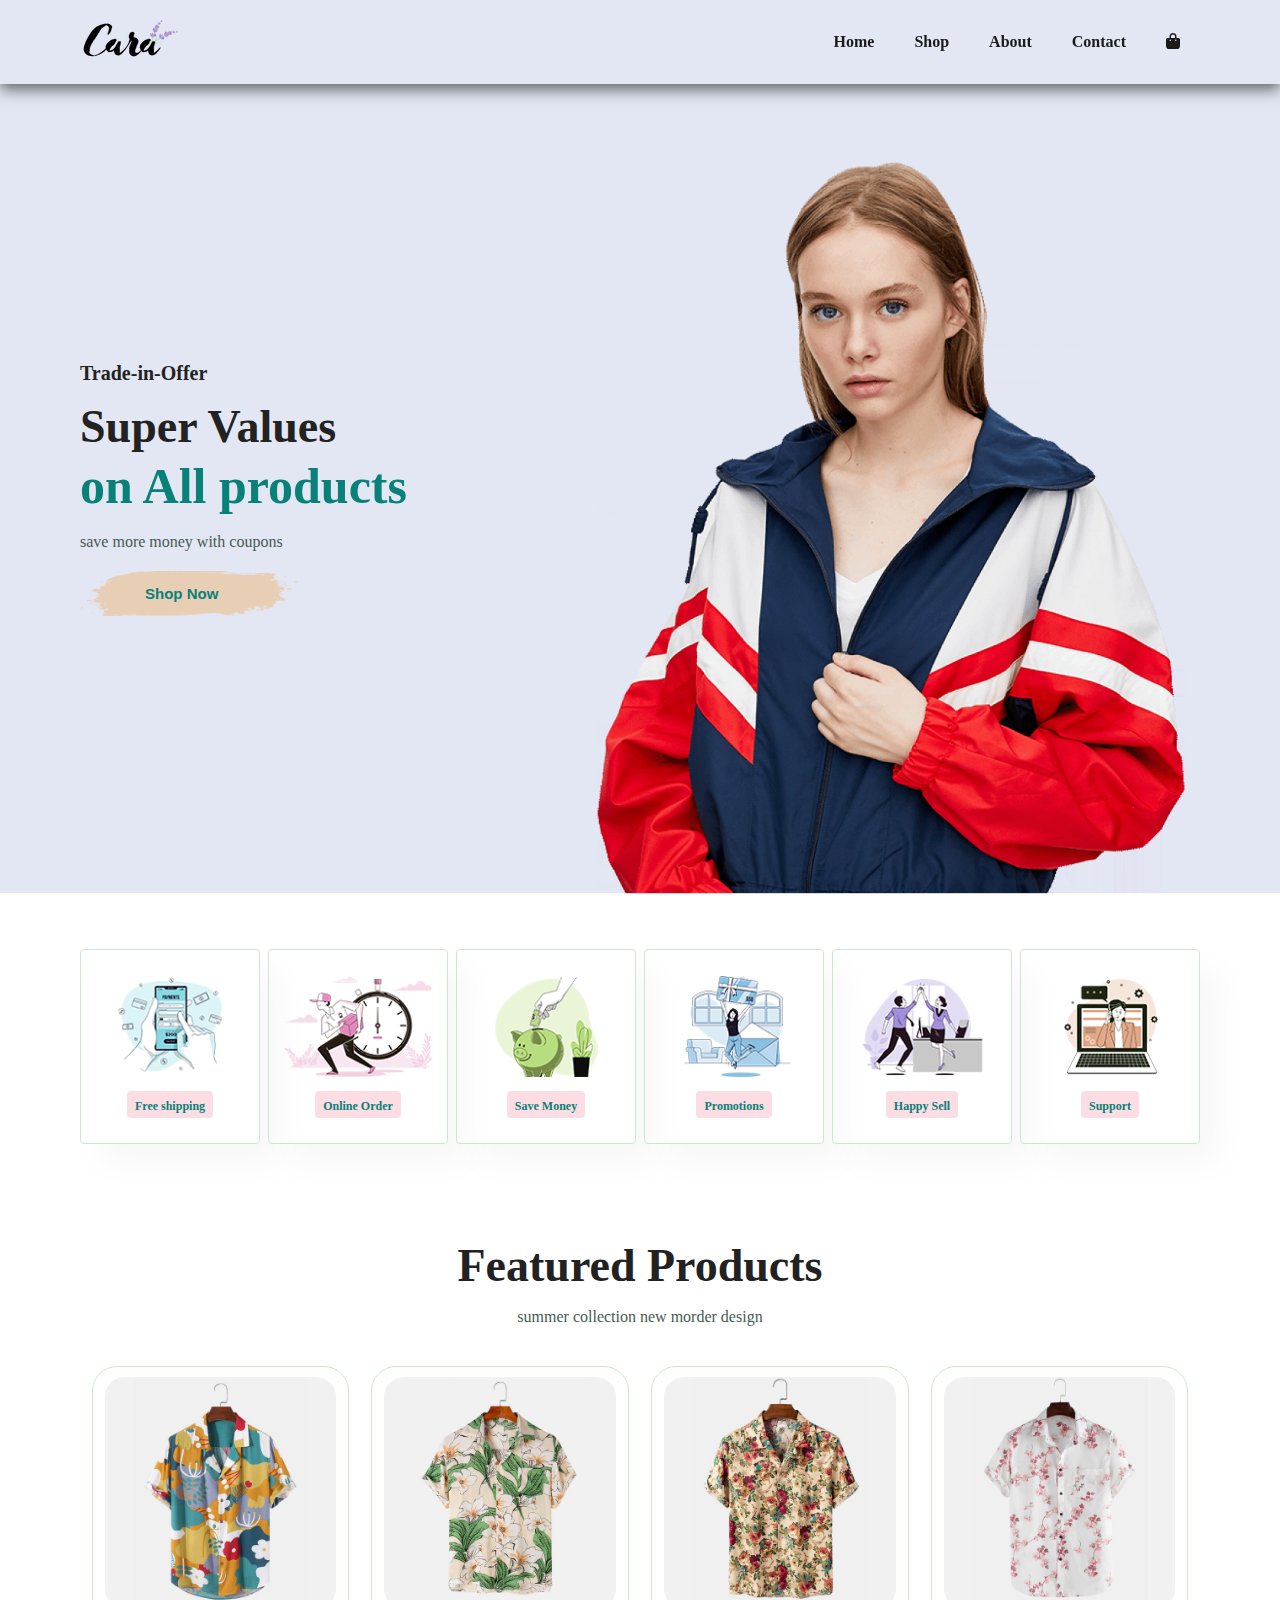
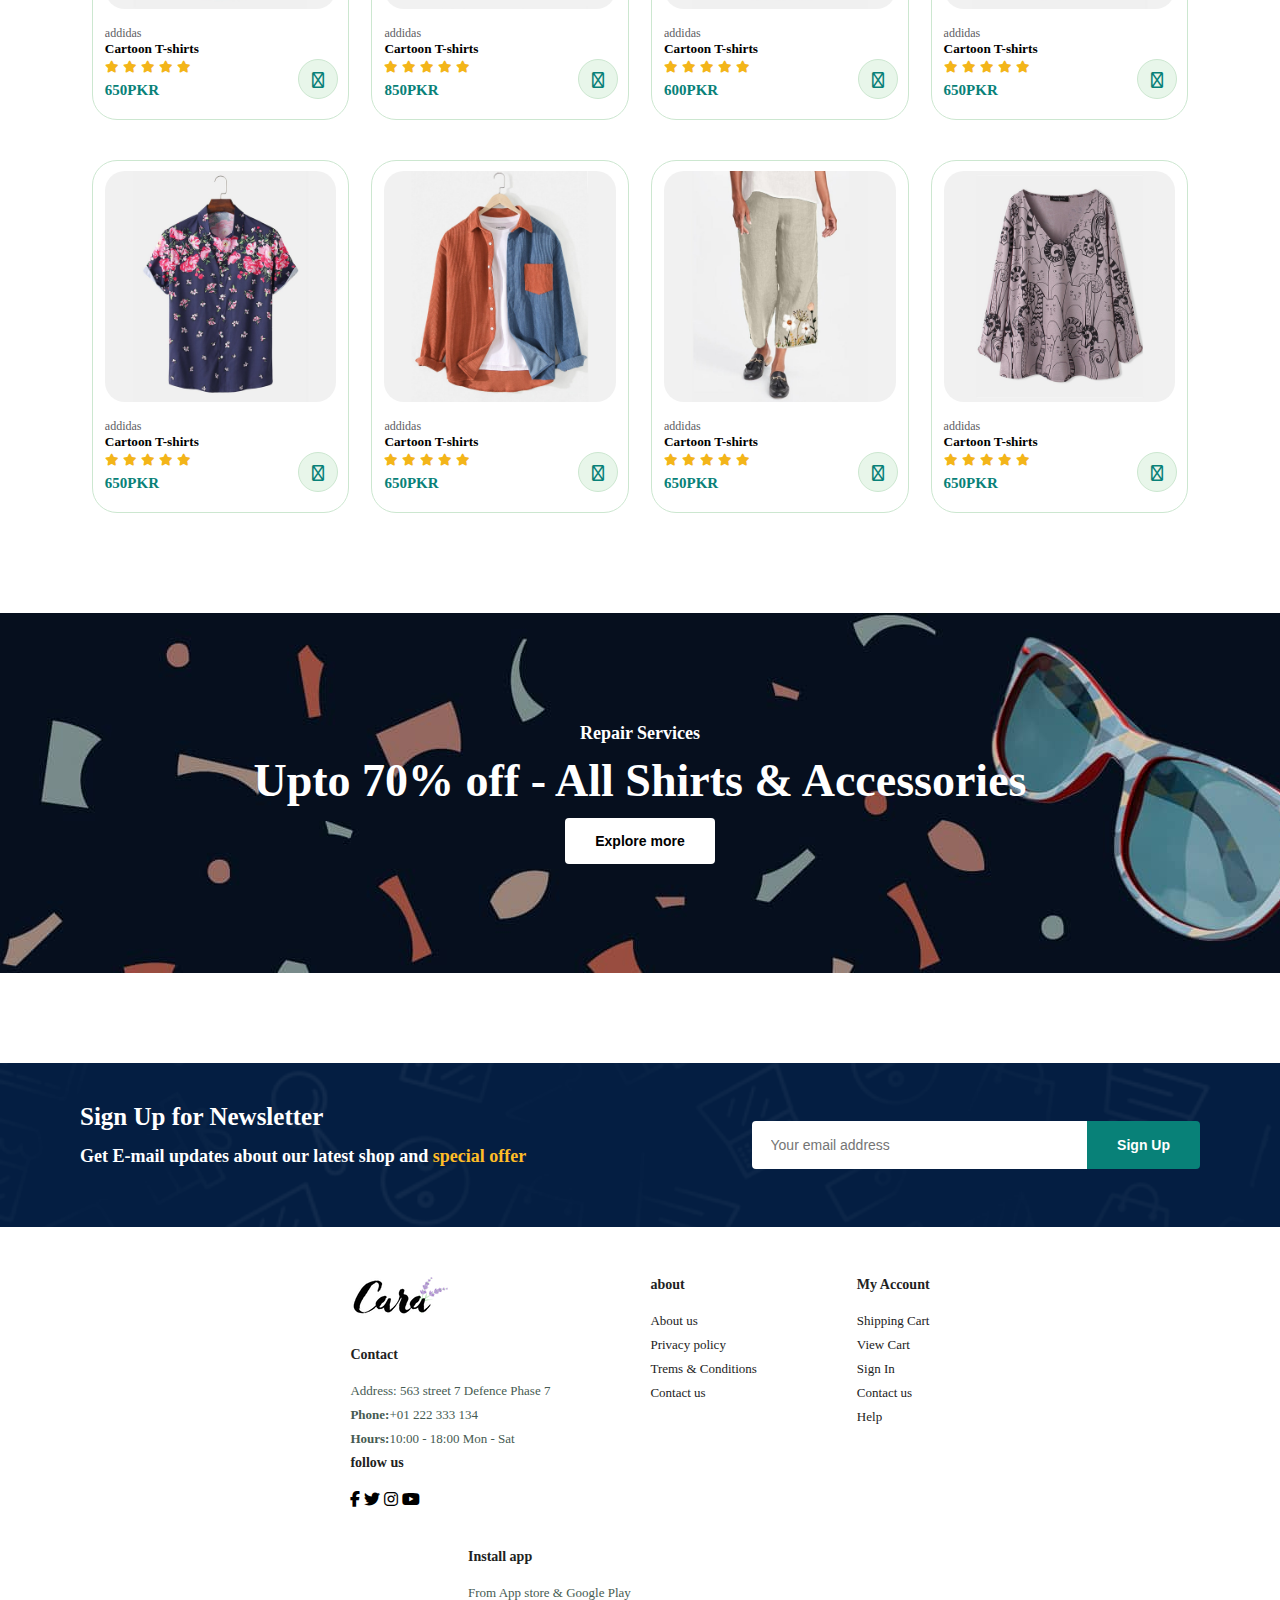
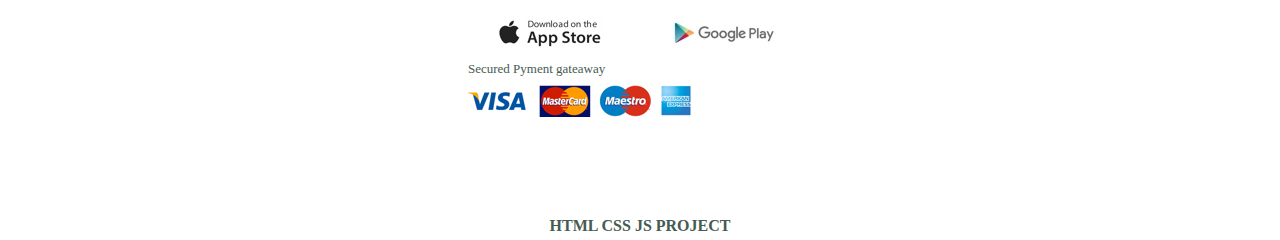
<file: index.html>
<!DOCTYPE html>
<html lang="en">
<head>
    <meta charset="UTF-8">
    <meta name="viewport" content="width=device-width, initial-scale=1.0">
    <link rel="stylesheet" href="https://cdnjs.cloudflare.com/ajax/libs/font-awesome/6.5.2/css/all.min.css">
    <link rel="stylesheet" href="style.css">
    <title>Document</title>
</head>
<body>
    <section id="header">
        <a href="#"><img src="img/logo.png" class="logo"alt=""></a>
        <div>
            <ul id="navbar">
                <li><a href="index.html">Home</a></li>
                <li><a href="shop.html">Shop</a></li>
                <li><a href="about.html">About</a></li>
                <li><a href="contact.html">Contact</a></li>
                <li id="lg-bag"><a href="cart.html"><i class="fa fa-shopping-bag" aria-hidden="true"></i></a></li>
                <a href="" id="close"><i class="fa fa-times"></i></a>

            </ul>
        </div>
        <div id="mobile">
            <a href="cart.html"><i class="fa fa-shopping-bag" aria-hidden="true"></i></a>
            <i id="bar" class="fas fa-outdent"></i>
        </div>
    </section>

    <section id="hero">
        <h4>Trade-in-Offer</h4>
        <h2>Super Values</h2>
        <h1>on All products</h6>
        <p>save more money with coupons</p>
        <button>Shop Now</button>
    </section>

    <section id="feature" class="section-p1">
        <div class="fe-box">
          <img src="img/features/f1.png" alt="">
          <h6>Free shipping</h6>
        </div>
        <div class="fe-box">
            <img src="img/features/f2.png" alt="">
            <h6>Online Order</h6>
          </div>
          <div class="fe-box">
            <img src="img/features/f3.png" alt="">
            <h6>Save Money</h6>
          </div>
          <div class="fe-box">
            <img src="img/features/f4.png" alt="">
            <h6>Promotions</h6>
          </div>
          <div class="fe-box">
            <img src="img/features/f5.png" alt="">
            <h6>Happy Sell</h6>
          </div>
          <div class="fe-box">
            <img src="img/features/f6.png" alt="">
            <h6>Support</h6>
          </div>
    </section>

    <section id="product1" class="section-p1">
        <h2>Featured Products</h2>
        <p>summer collection new morder design</p>
        <div class="pro-container">
        <div class="pro">
            <img src="img/products/f1.jpg" alt="">
            <div class="des">
                <span>addidas</span>
                <h5>Cartoon T-shirts</h5>
                <div class="star">
                    <i class="fas fa-star"></i>
                    <i class="fas fa-star"></i>
                    <i class="fas fa-star"></i>
                    <i class="fas fa-star"></i>
                    <i class="fas fa-star"></i>
                </div>
                <h4>650PKR</h4>
            </div>
            <a href=""><i class="fa-solid fa-cart-shopping" id="cart"></i></a>
        </div>
        <div class="pro">
            <img src="img/products/f2.jpg" alt="">
            <div class="des">
                <span>addidas</span>
                <h5>Cartoon T-shirts</h5>
                <div class="star">
                    <i class="fas fa-star"></i>
                    <i class="fas fa-star"></i>
                    <i class="fas fa-star"></i>
                    <i class="fas fa-star"></i>
                    <i class="fas fa-star"></i>
                </div>
                <h4>850PKR</h4>
            </div>
            <a href=""><i class="fa-solid fa-cart-shopping" id="cart"></i></a>
        </div>
        <div class="pro">
            <img src="img/products/f3.jpg" alt="">
            <div class="des">
                <span>addidas</span>
                <h5>Cartoon T-shirts</h5>
                <div class="star">
                    <i class="fas fa-star"></i>
                    <i class="fas fa-star"></i>
                    <i class="fas fa-star"></i>
                    <i class="fas fa-star"></i>
                    <i class="fas fa-star"></i>
                </div>
                <h4>600PKR</h4>
            </div>
            <a href=""><i class="fa-solid fa-cart-shopping" id="cart"></i></a>
        </div>
        <div class="pro">
            <img src="img/products/f4.jpg" alt="">
            <div class="des">
                <span>addidas</span>
                <h5>Cartoon T-shirts</h5>
                <div class="star">
                    <i class="fas fa-star"></i>
                    <i class="fas fa-star"></i>
                    <i class="fas fa-star"></i>
                    <i class="fas fa-star"></i>
                    <i class="fas fa-star"></i>
                </div>
                <h4>650PKR</h4>
            </div>
            <a href=""><i class="fa-solid fa-cart-shopping" id="cart"></i></a>
        </div>
        <div class="pro">
            <img src="img/products/f5.jpg" alt="">
            <div class="des">
                <span>addidas</span>
                <h5>Cartoon T-shirts</h5>
                <div class="star">
                    <i class="fas fa-star"></i>
                    <i class="fas fa-star"></i>
                    <i class="fas fa-star"></i>
                    <i class="fas fa-star"></i>
                    <i class="fas fa-star"></i>
                </div>
                <h4>650PKR</h4>
            </div>
            <a href=""><i class="fa-solid fa-cart-shopping" id="cart"></i></a>
        </div>
        <div class="pro">
            <img src="img/products/f6.jpg" alt="">
            <div class="des">
                <span>addidas</span>
                <h5>Cartoon T-shirts</h5>
                <div class="star">
                    <i class="fas fa-star"></i>
                    <i class="fas fa-star"></i>
                    <i class="fas fa-star"></i>
                    <i class="fas fa-star"></i>
                    <i class="fas fa-star"></i>
                </div>
                <h4>650PKR</h4>
            </div>
            <a href=""><i class="fa-solid fa-cart-shopping" id="cart"></i></a>
        </div>
        <div class="pro">
            <img src="img/products/f7.jpg" alt="">
            <div class="des">
                <span>addidas</span>
                <h5>Cartoon T-shirts</h5>
                <div class="star">
                    <i class="fas fa-star"></i>
                    <i class="fas fa-star"></i>
                    <i class="fas fa-star"></i>
                    <i class="fas fa-star"></i>
                    <i class="fas fa-star"></i>
                </div>
                <h4>650PKR</h4>
            </div>
            <a href=""><i class="fa-solid fa-cart-shopping" id="cart"></i></a>
        </div>
        <div class="pro">
            <img src="img/products/f8.jpg" alt="">
            <div class="des">
                <span>addidas</span>
                <h5>Cartoon T-shirts</h5>
                <div class="star">
                    <i class="fas fa-star"></i>
                    <i class="fas fa-star"></i>
                    <i class="fas fa-star"></i>
                    <i class="fas fa-star"></i>
                    <i class="fas fa-star"></i>
                </div>
                <h4>650PKR</h4>
            </div>
            <a href=""><i class="fa-solid fa-cart-shopping" id="cart"></i></a>
        </div>
        </div>

    </section>

    <section id="banner" class="section-m1">
        <h4>Repair Services</h4>
        <h2>Upto 70% off - All Shirts & Accessories</h2>
        <button class="normal">Explore more</button>
    </section>

    <section id="newsletter" class="section-p1" class="section-m1">
        <div id="newstext">
            <h4>Sign Up for Newsletter</h4>
            <p>Get E-mail updates about our latest shop and <span>special offer</span></p>
        </div>
        <div class="form">
            <input type="text" placeholder="Your email address">
            <button class="normal">Sign Up</button>
        </div>
    </section>

    <section id="footer" class="section-p1" class="section-m1">
      <div class="col">
        <img class="logo" src="img/logo.png" alt="">
        <h4>Contact</h4>
        <p>Address: 563 street 7 Defence Phase 7</p>
        <p><strong>Phone:</strong>+01 222 333 134</p>
        <p><strong>Hours:</strong>10:00 - 18:00 Mon - Sat</p>
        <div class="follow">
            <h4>follow us</h4>
            <div class="icon">
                <i class="fab fa-facebook-f"></i>
                <i class="fab fa-twitter"></i>
                <i class="fab fa-instagram"></i>
                <i class="fab fa-youtube"></i>
            </div>
        </div>
      </div>

      <div class="col">
        <h4>about</h4>
        <a href="#">About us</a>
        <a href="">Privacy policy</a>
        <a href="">Trems & Conditions</a>
        <a href="">Contact us</a>
      </div>

      <div class="col">
        <h4>My Account</h4>
        <a href="#">Shipping Cart</a>
        <a href="">View Cart</a>
        <a href="">Sign In</a>
        <a href="">Contact us</a>
        <a href="">Help</a>
      </div>

      <div class="col install">
        <h4>Install app</h4>
        <p>From App store & Google Play</p>
        <div class="row">
            <img src="img/pay/app.jpg" alt="">
            <img src="img/pay/play.jpg" alt="">
        </div>
        <p>Secured Pyment gateaway</p>
        <img src="img/pay/pay.png" alt="">
      </div>
    </section>

    <div class="copyright">
        <p>HTML CSS JS PROJECT</p>
      </div>


    <script src="script.js"></script>
</body>
</html>
</file>
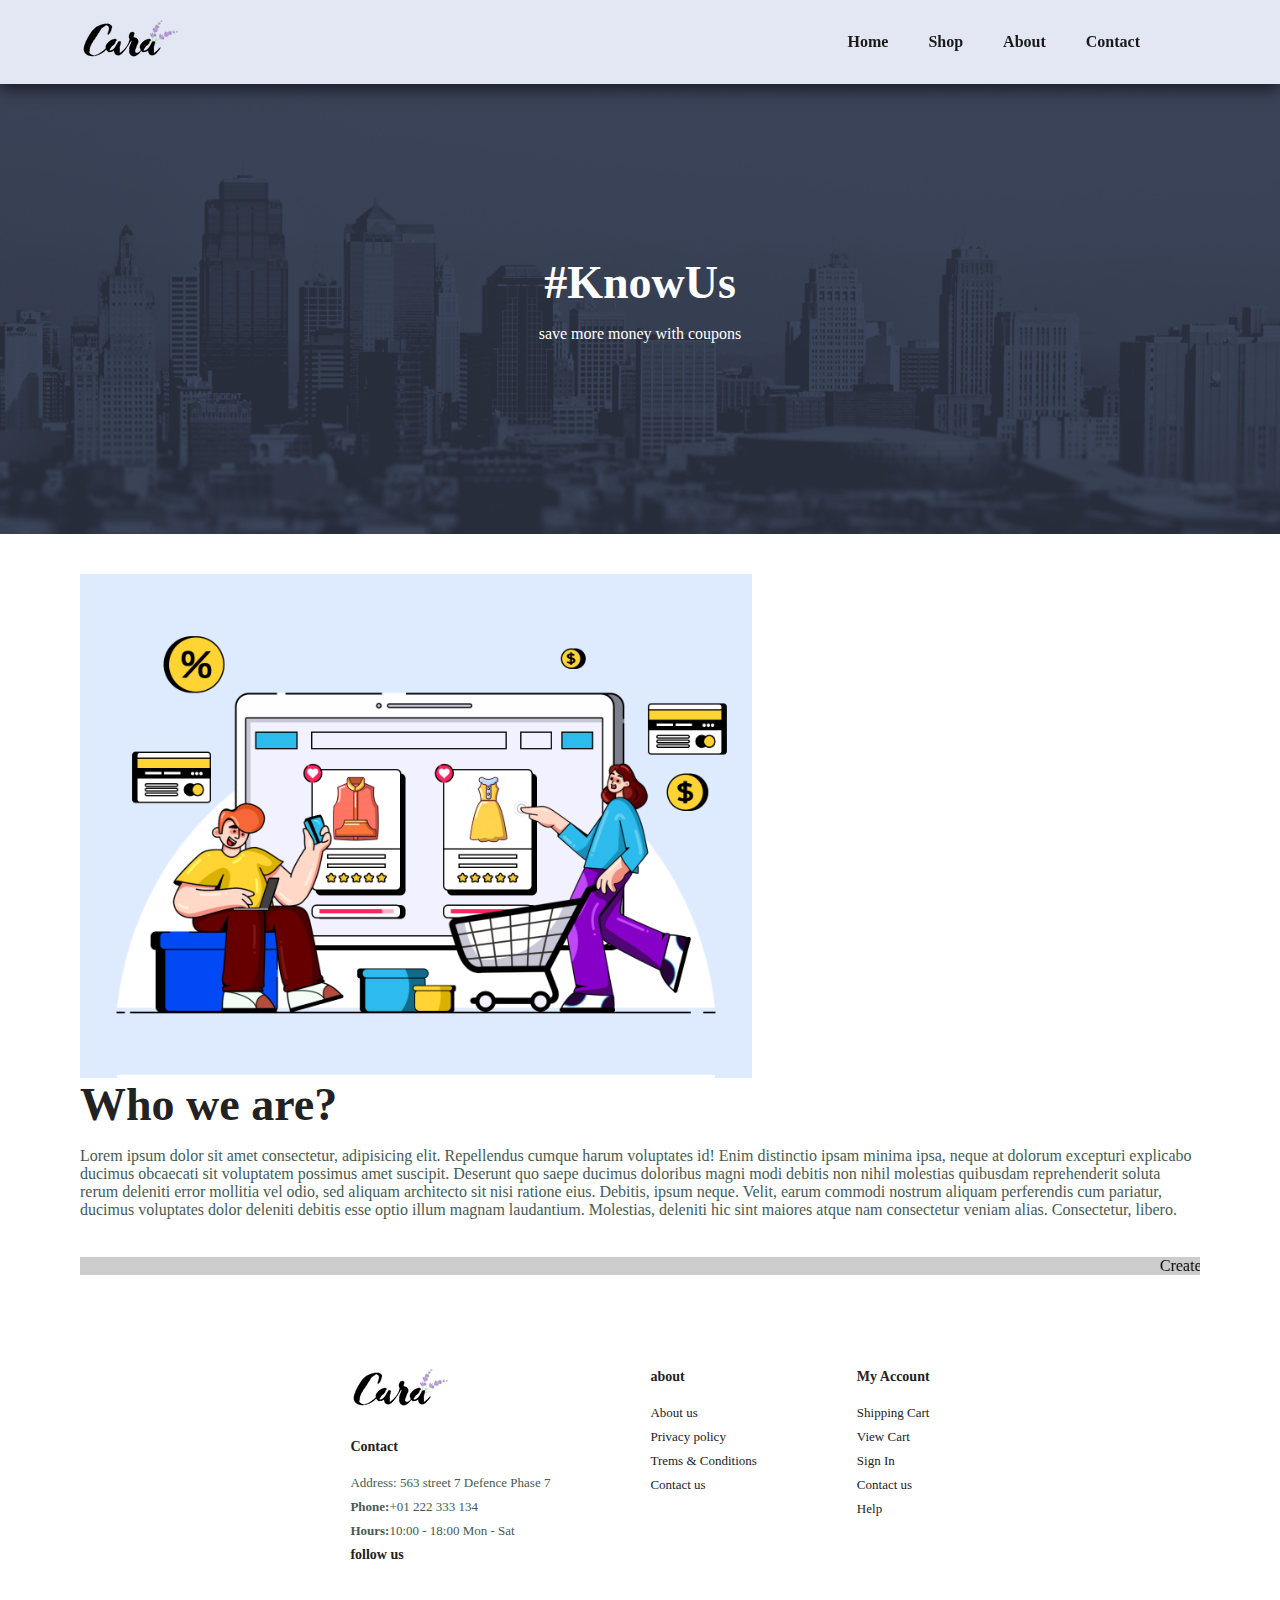
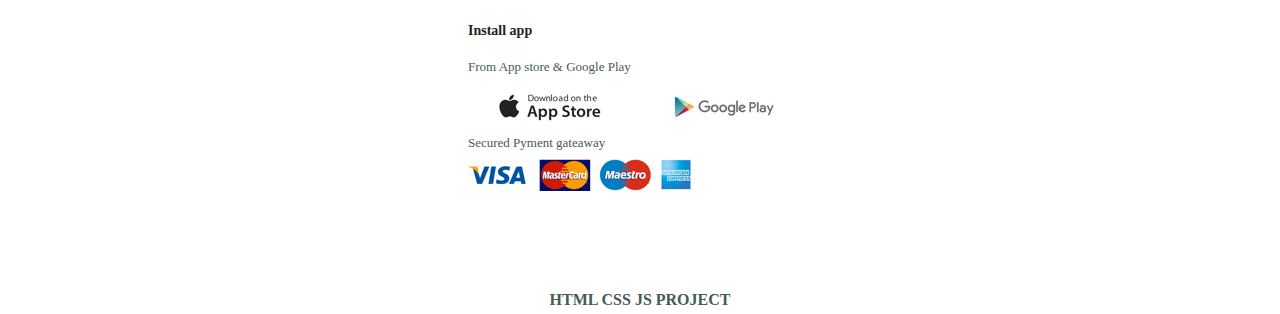
<file: about.html>
<!DOCTYPE html>
<html lang="en">
<head>
    <meta charset="UTF-8">
    <meta name="viewport" content="width=device-width, initial-scale=1.0">
    <title>Document</title>
    <link rel="stylesheet" href="style.css">
</head>
<body>
    <section id="header">
        <a href="#"><img src="img/logo.png" class="logo"alt=""></a>
        <div>
            <ul id="navbar">
                <li><a href="index.html">Home</a></li>
                <li><a href="shop.html">Shop</a></li>
                <li><a href="about.html">About</a></li>
                <li><a href="contact.html">Contact</a></li>
                <li id="lg-bag"><a href="cart.html"><i class="fa fa-shopping-bag" aria-hidden="true"></i></a></li>
                <a href="#" id="close"><i class="fa fa-times"></i></a>
            </ul>
        </div>
        <div id="mobile">
            <a href="cart.html"><i class="fa fa-shopping-bag" aria-hidden="true"></i></a>
            <i id="bar" class="fas fa-outdent"></i>
        </div>
    </section>

    <section id="page-header" class="about-header">
        <h2>#KnowUs</h2>
        <p>save more money with coupons</p>
    </section>

    <section id="about-head" class="section-p1" class="section-m1">
        <img src="img/about/a6.jpg" alt="">
        <div>
            <h2>Who we are?</h2>
            <p>Lorem ipsum dolor sit amet consectetur, adipisicing elit. Repellendus cumque harum voluptates id! Enim distinctio ipsam minima ipsa, neque at dolorum excepturi explicabo ducimus obcaecati sit voluptatem possimus amet suscipit.
            Deserunt quo saepe ducimus doloribus magni modi debitis non nihil molestias quibusdam reprehenderit soluta rerum deleniti error mollitia vel odio, sed aliquam architecto sit nisi ratione eius. Debitis, ipsum neque.
            Velit, earum commodi nostrum aliquam perferendis cum pariatur, ducimus voluptates dolor deleniti debitis esse optio illum magnam laudantium. Molestias, deleniti hic sint maiores atque nam consectetur veniam alias. Consectetur, libero.</p>

            <br>
           <marquee bgcolor="#ccc" scrollamount="5" width="100%" loop="-1">Create stunning website using html css and javascript</marquee>
        </div>
    </section>

    <section id="footer" class="section-p1" class="section-m1">
        <div class="col">
          <img class="logo" src="img/logo.png" alt="">
          <h4>Contact</h4>
          <p>Address: 563 street 7 Defence Phase 7</p>
          <p><strong>Phone:</strong>+01 222 333 134</p>
          <p><strong>Hours:</strong>10:00 - 18:00 Mon - Sat</p>
          <div class="follow">
              <h4>follow us</h4>
              <div class="icon">
                  <i class="fab fa-facebook-f"></i>
                  <i class="fab fa-twitter"></i>
                  <i class="fab fa-instagram"></i>
                  <i class="fab fa-youtube"></i>
              </div>
          </div>
        </div>
  
        <div class="col">
          <h4>about</h4>
          <a href="#">About us</a>
          <a href="">Privacy policy</a>
          <a href="">Trems & Conditions</a>
          <a href="">Contact us</a>
        </div>
  
        <div class="col">
          <h4>My Account</h4>
          <a href="#">Shipping Cart</a>
          <a href="">View Cart</a>
          <a href="">Sign In</a>
          <a href="">Contact us</a>
          <a href="">Help</a>
        </div>
  
        <div class="col install">
          <h4>Install app</h4>
          <p>From App store & Google Play</p>
          <div class="row">
              <img src="img/pay/app.jpg" alt="">
              <img src="img/pay/play.jpg" alt="">
          </div>
          <p>Secured Pyment gateaway</p>
          <img src="img/pay/pay.png" alt="">
        </div>
      </section>
  
      <div class="copyright">
          <p>HTML CSS JS PROJECT</p>
        </div>
</body>
</html>
</file>
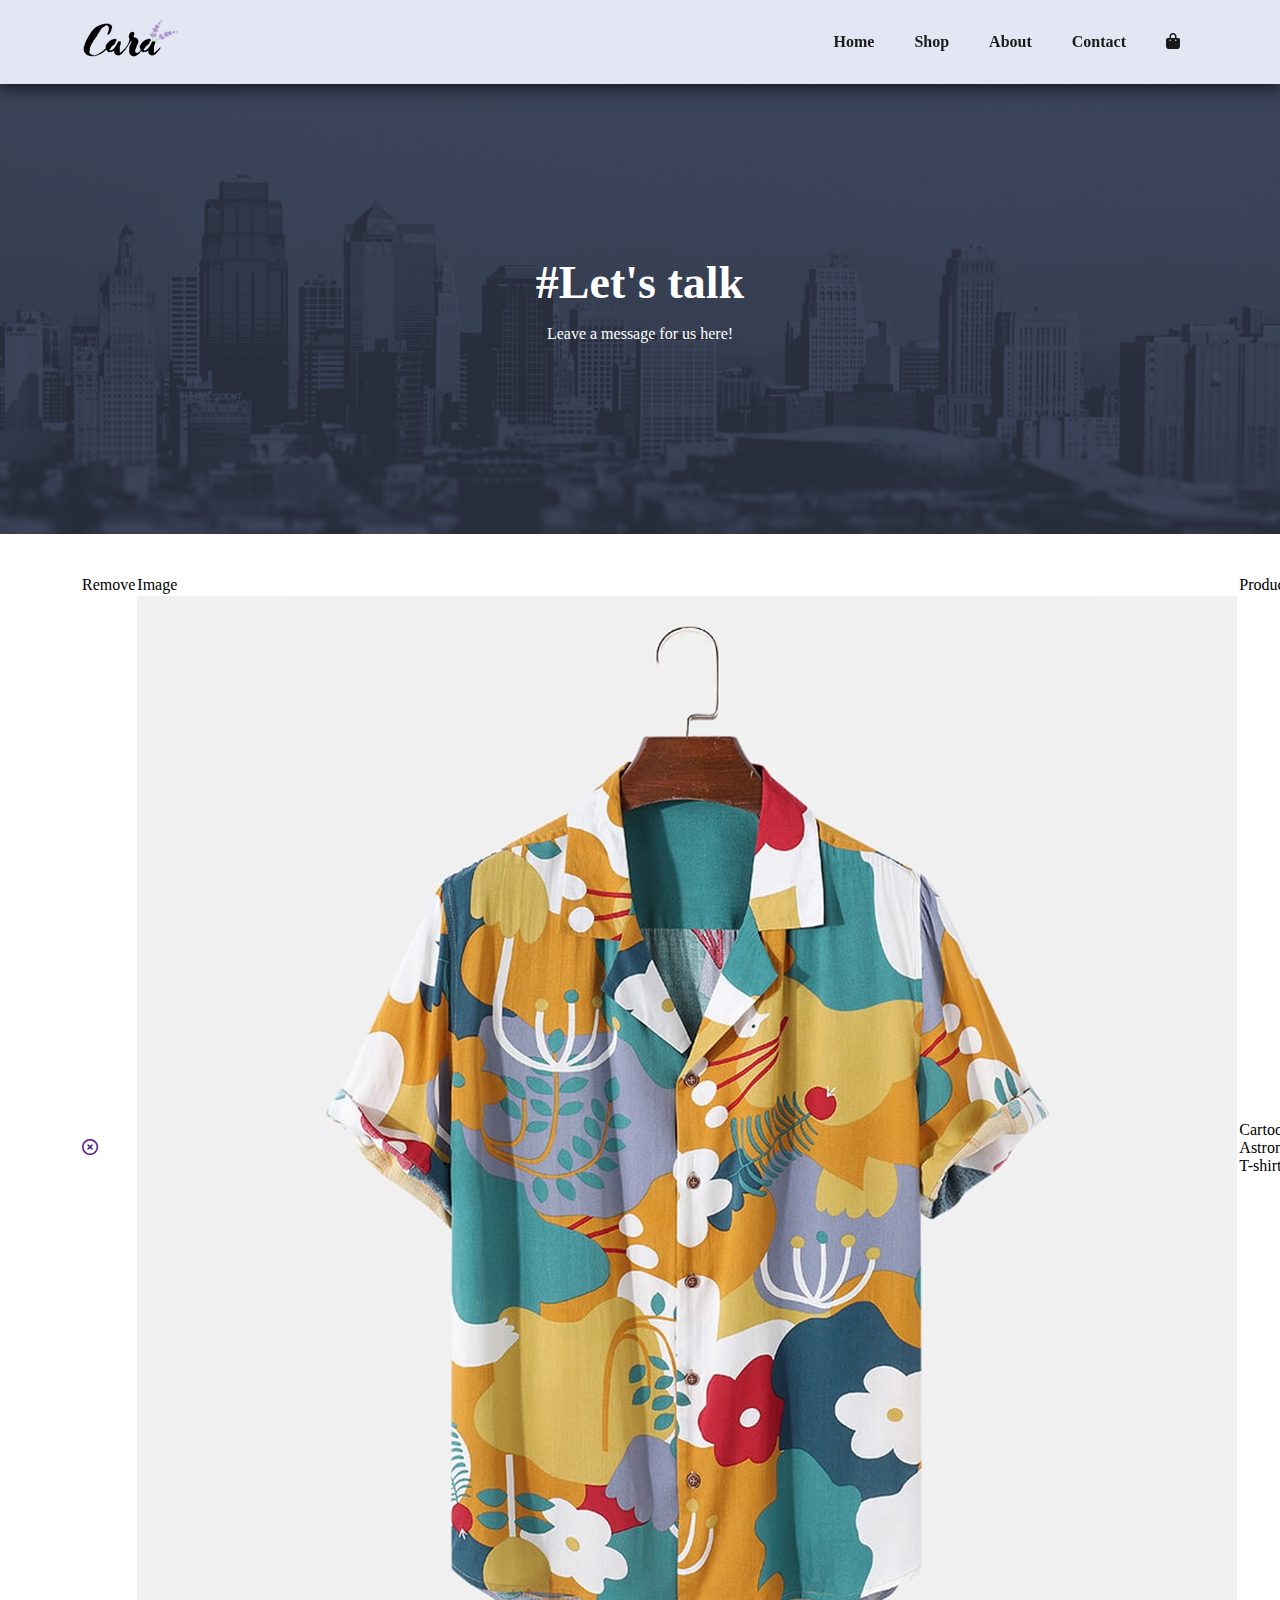
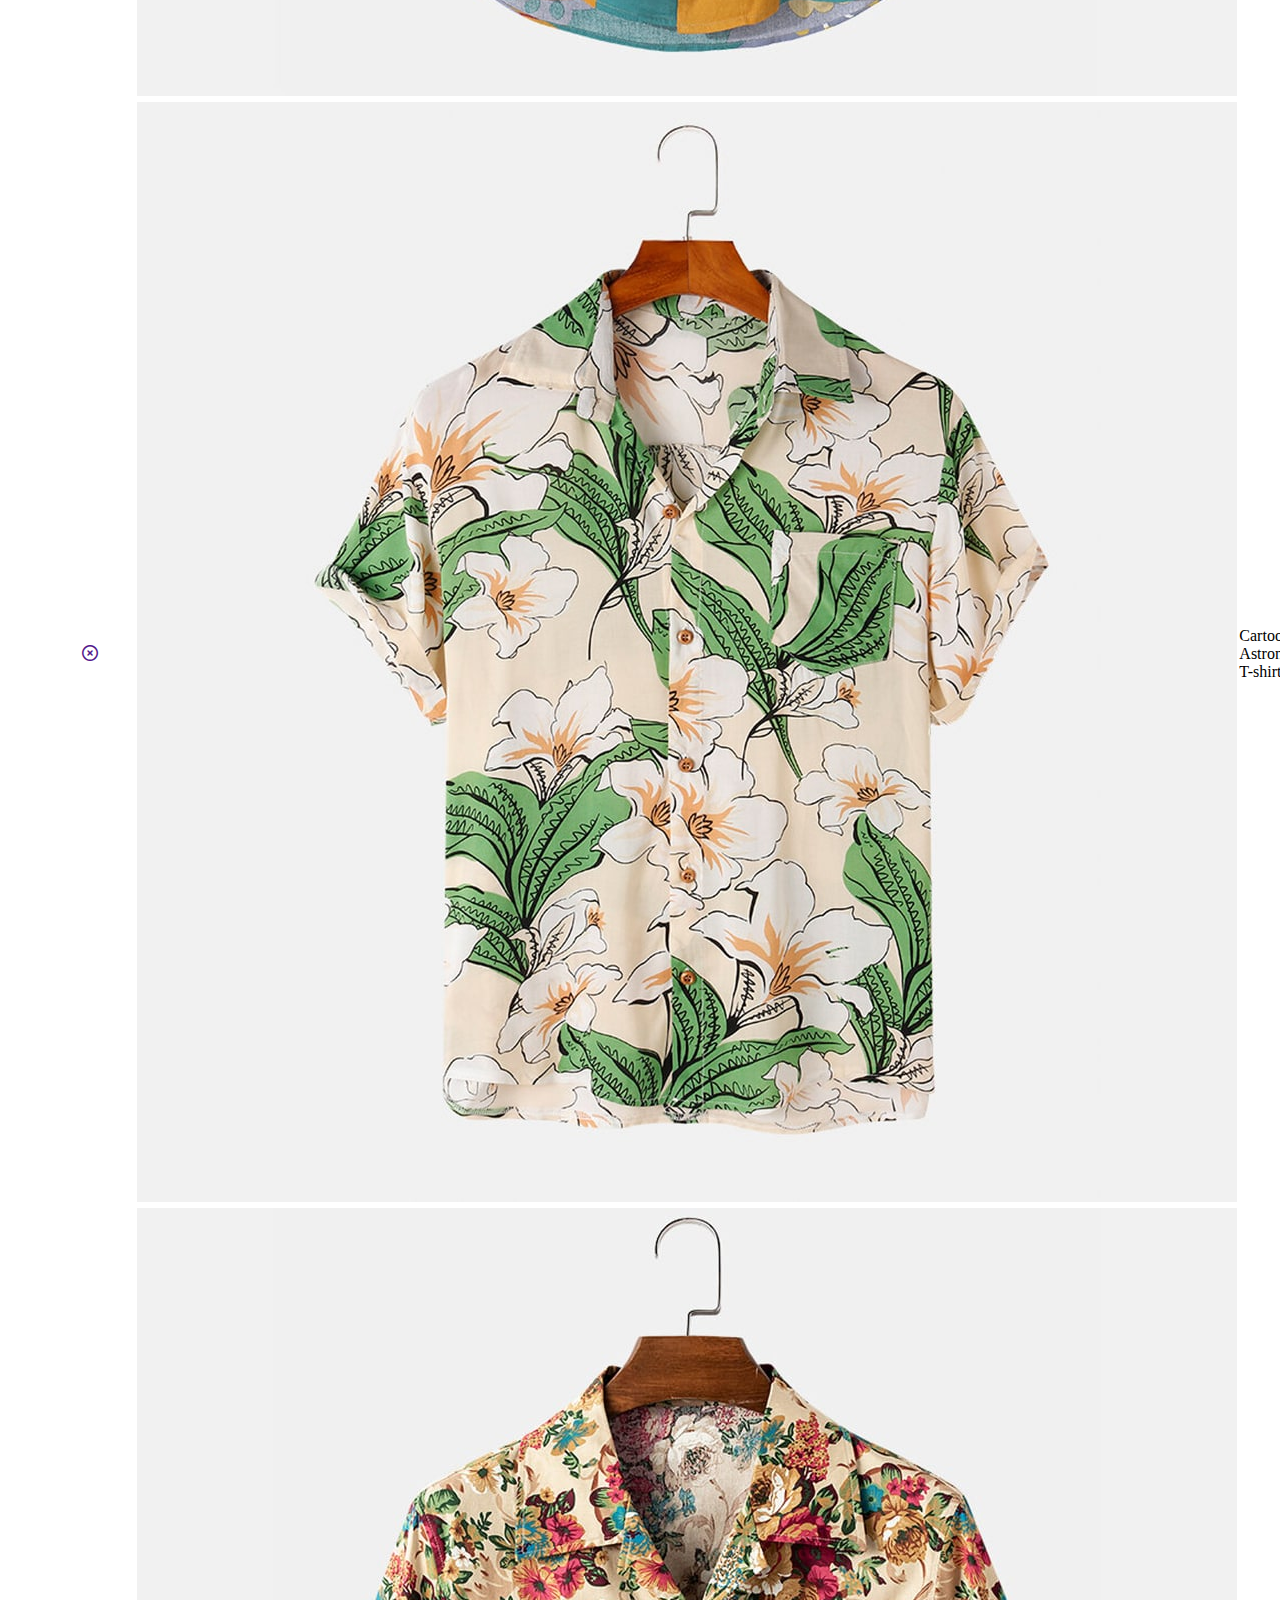
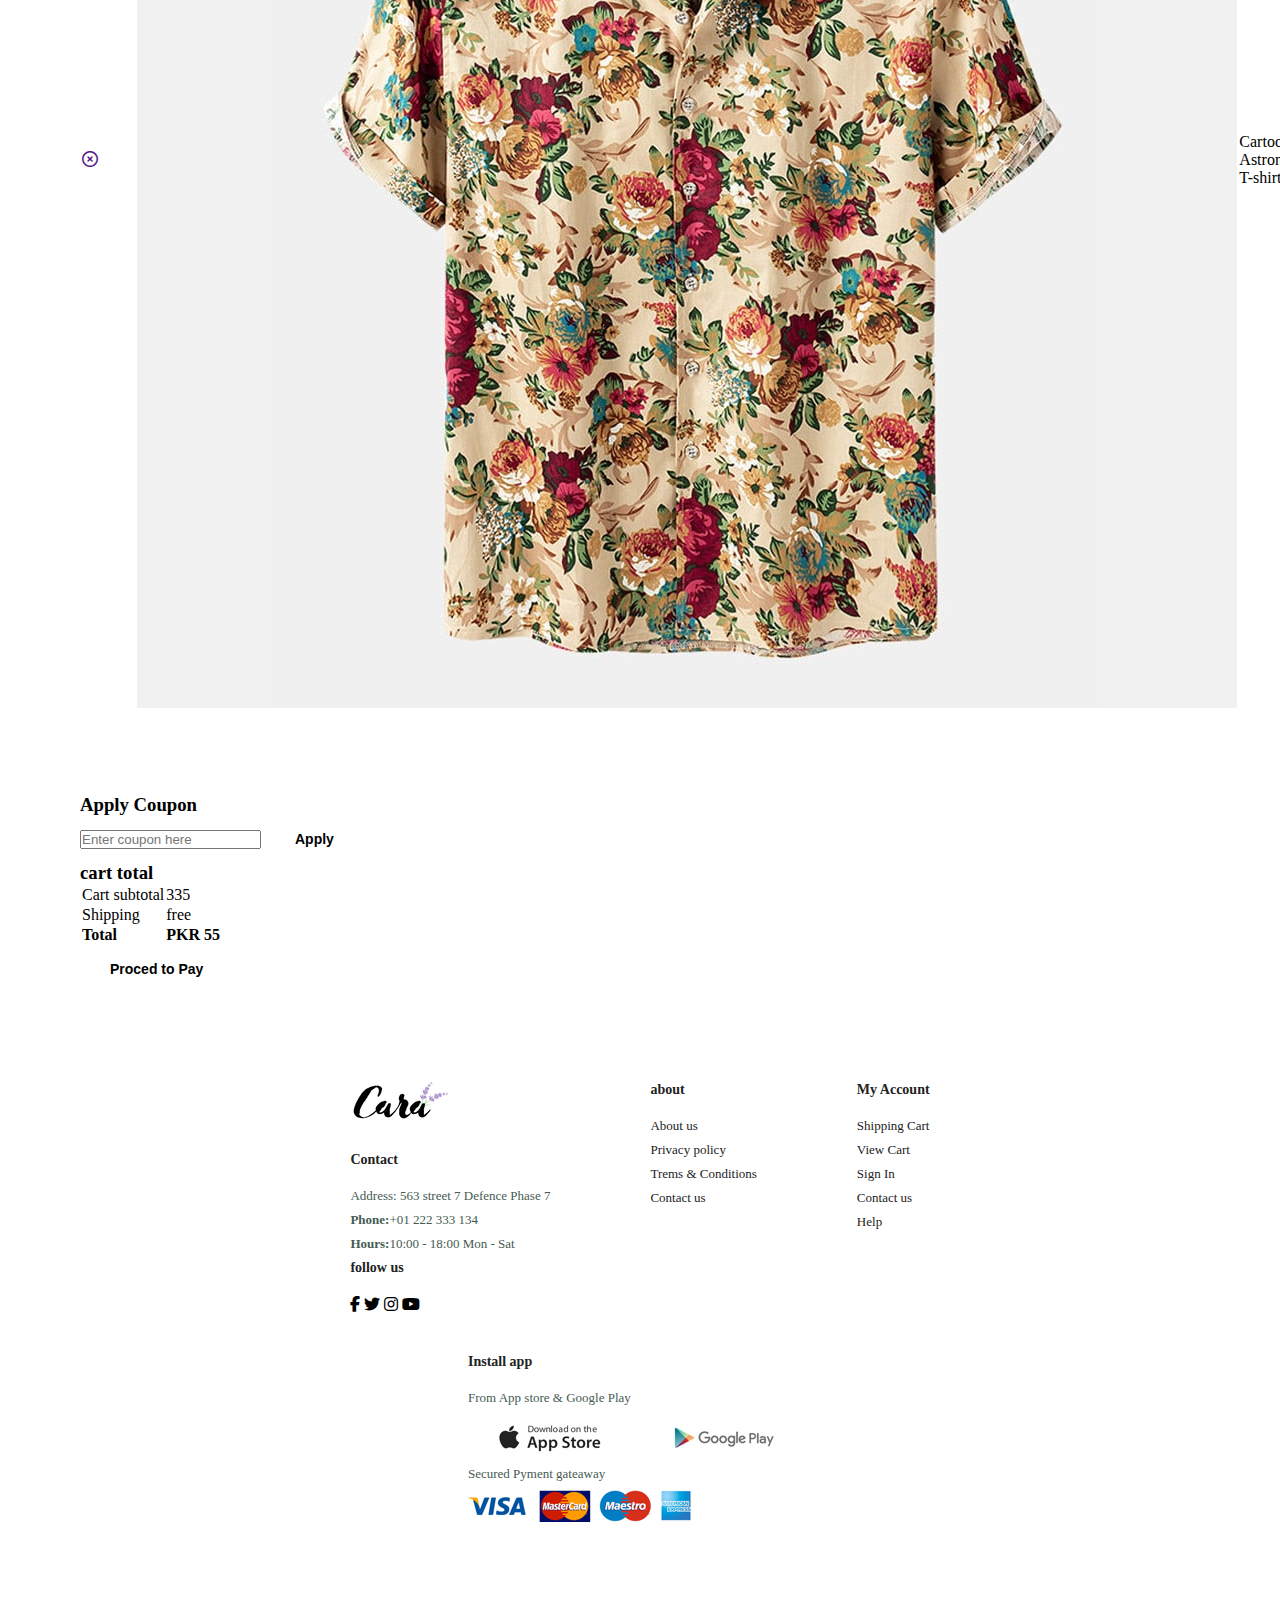
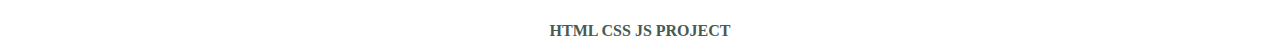
<file: cart.html>
<!DOCTYPE html>
<html lang="en">
<head>
    <meta charset="UTF-8">
    <meta name="viewport" content="width=device-width, initial-scale=1.0">
    <title>Document</title>
    <link rel="stylesheet" href="https://cdnjs.cloudflare.com/ajax/libs/font-awesome/6.5.2/css/all.min.css">
    <link rel="stylesheet" href="style.css">
</head>
<body>
    <section id="header">
        <a href="#"><img src="img/logo.png" class="logo"alt=""></a>
        <div>
            <ul id="navbar">
                <li><a href="index.html">Home</a></li>
                <li><a href="shop.html">Shop</a></li>
                <li><a href="about.html">About</a></li>
                <li><a href="contact.html">Contact</a></li>
                <li id="lg-bag"><a href="cart.html"><i class="fa fa-shopping-bag" aria-hidden="true"></i></a></li>
                <a href="#" id="close"><i class="fa fa-times"></i></a>
            </ul>
        </div>
        <div id="mobile">
            <a href="cart.html"><i class="fa fa-shopping-bag" aria-hidden="true"></i></a>
            <i id="bar" class="fas fa-outdent"></i>
        </div>
    </section>

    <section id="page-header" class="about-header">
        <h2>#Let's talk</h2>
        <p>Leave a message for us here!</p>
    </section>

    <section id="cart" class="section-p1">
        <table width="100%">
            <thead>
                <tr>
                    <td>Remove</td>
                    <td>Image</td>
                    <td>Product</td>
                    <td>Price</td>
                    <td>Quantity</td>
                    <td>SubTotal</td>
                </tr>
            </thead>
            <tbody>
                <tr>
                    <td>
                        <a href=""><i class="far fa-times-circle"></i></a>
                        <td><img src="img/products/f1.jpg" alt=""></td>
                        <td>Cartoon Astronout T-shirt </td>
                        <td>PKR540</td>
                        <td><input type="number" value="1"></td>
                        <td>PKR800</td>
                    </td>
                </tr>
                <tr>
                    <td>
                        <a href=""><i class="far fa-times-circle"></i></a>
                        <td><img src="img/products/f2.jpg" alt=""></td>
                        <td>Cartoon Astronout T-shirt </td>
                        <td>PKR540</td>
                        <td><input type="number" value="1"></td>
                        <td>PKR800</td>
                    </td>
                </tr>
                <tr>
                    <td>
                        <a href=""><i class="far fa-times-circle"></i></a>
                        <td><img src="img/products/f3.jpg" alt=""></td>
                        <td>Cartoon Astronout T-shirt </td>
                        <td>PKR540</td>
                        <td><input type="number" value="1"></td>
                        <td>PKR800</td>
                    </td>
                </tr>
            </tbody>
        </table>
    </section>

    <section id="cart-add" class="section-p1">
      <div id="coupon">
        <h3>Apply Coupon</h3>
        <div>
            <input type="text" placeholder="Enter coupon here" name="" id="">
            <button class="normal">Apply</button>
        </div>
      </div>
      <div id="subtotal">
        <h3>cart total</h3>
        <table>
            <tr>
                <td>Cart subtotal</td>
                <td>335</td>
            </tr>
            <tr>
                <td>Shipping</td>
                <td>free</td>
            </tr>
            <tr>
                <td><strong>Total</strong></td>
                <td><strong>PKR 55</strong></td>
            </tr>
        </table>
        <button class="normal">Proced to Pay</button>
      </div>
    </section>

    <section id="footer" class="section-p1" class="section-m1">
        <div class="col">
          <img class="logo" src="img/logo.png" alt="">
          <h4>Contact</h4>
          <p>Address: 563 street 7 Defence Phase 7</p>
          <p><strong>Phone:</strong>+01 222 333 134</p>
          <p><strong>Hours:</strong>10:00 - 18:00 Mon - Sat</p>
          <div class="follow">
              <h4>follow us</h4>
              <div class="icon">
                  <i class="fab fa-facebook-f"></i>
                  <i class="fab fa-twitter"></i>
                  <i class="fab fa-instagram"></i>
                  <i class="fab fa-youtube"></i>
              </div>
          </div>
        </div>
  
        <div class="col">
          <h4>about</h4>
          <a href="#">About us</a>
          <a href="">Privacy policy</a>
          <a href="">Trems & Conditions</a>
          <a href="">Contact us</a>
        </div>
  
        <div class="col">
          <h4>My Account</h4>
          <a href="#">Shipping Cart</a>
          <a href="">View Cart</a>
          <a href="">Sign In</a>
          <a href="">Contact us</a>
          <a href="">Help</a>
        </div>
  
        <div class="col install">
          <h4>Install app</h4>
          <p>From App store & Google Play</p>
          <div class="row">
              <img src="img/pay/app.jpg" alt="">
              <img src="img/pay/play.jpg" alt="">
          </div>
          <p>Secured Pyment gateaway</p>
          <img src="img/pay/pay.png" alt="">
        </div>
      </section>
  
      <div class="copyright">
          <p>HTML CSS JS PROJECT</p>
        </div>
</body>
</html>
</file>
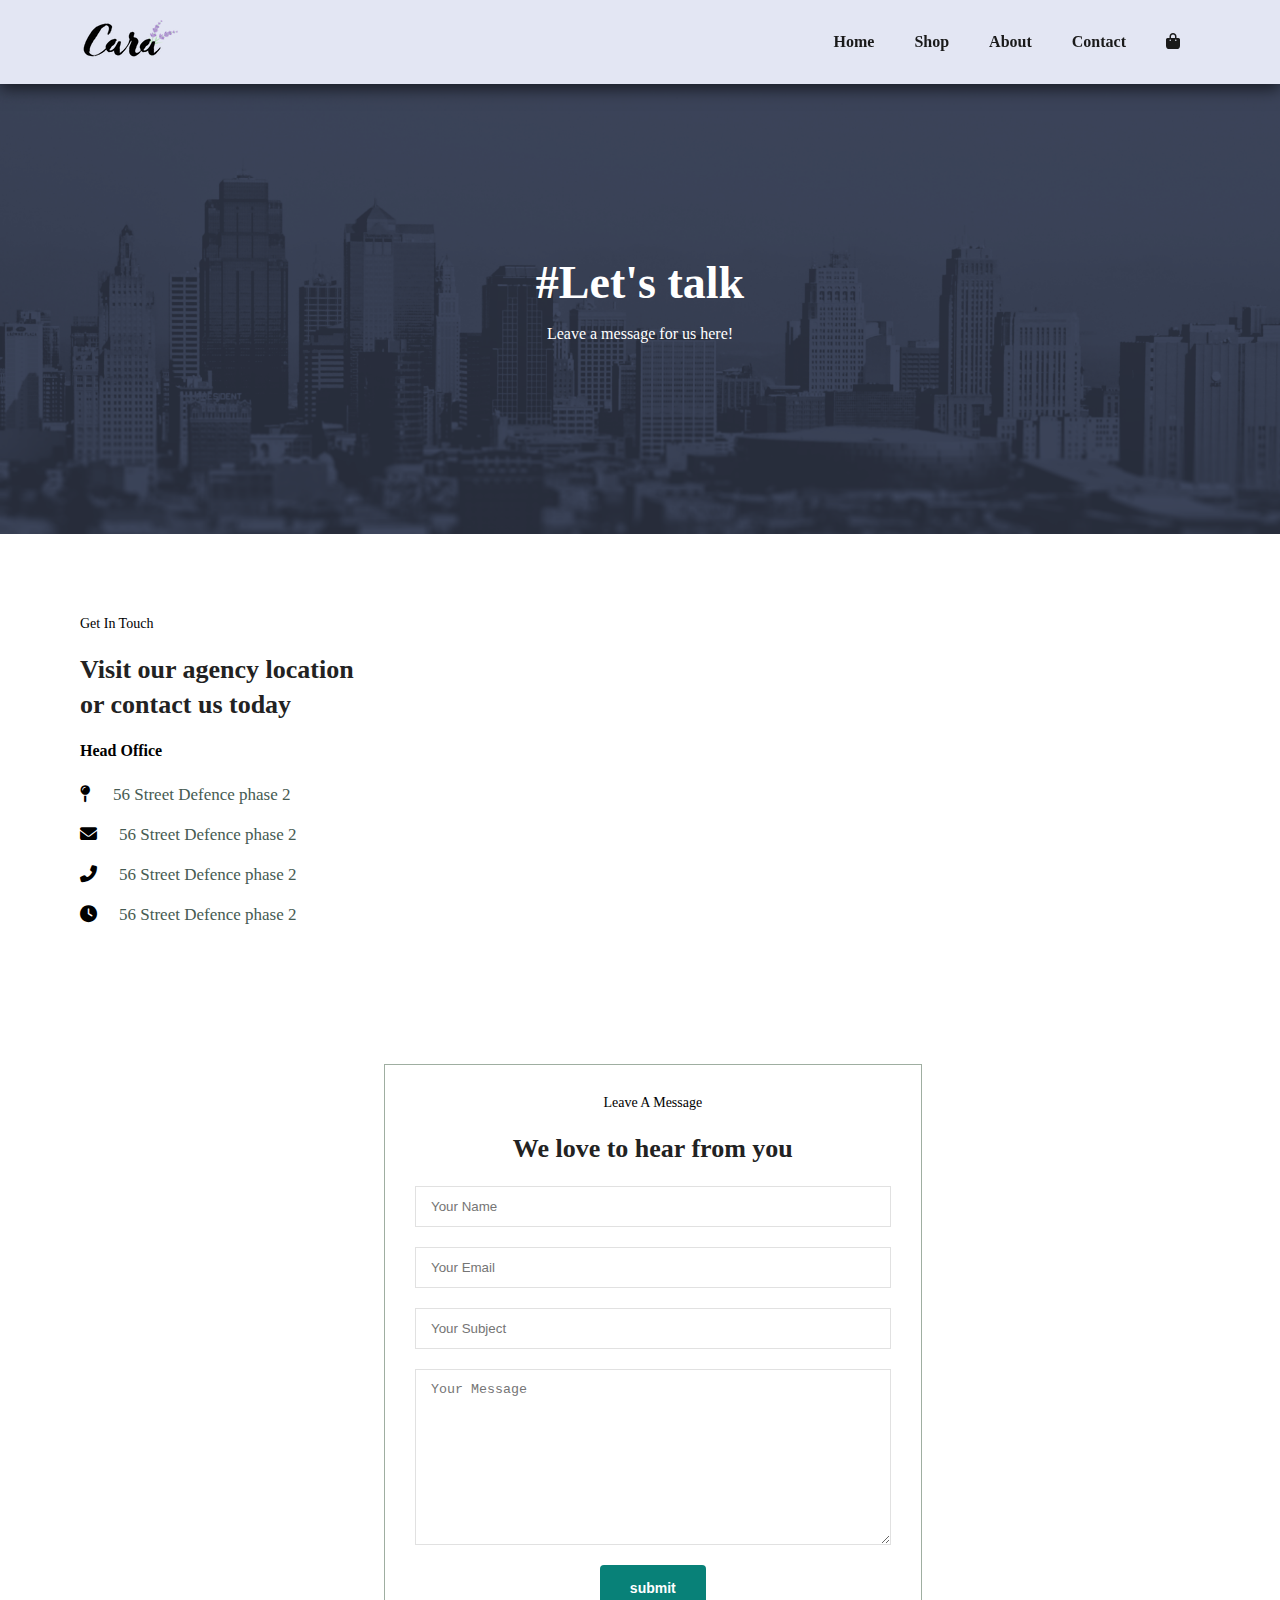
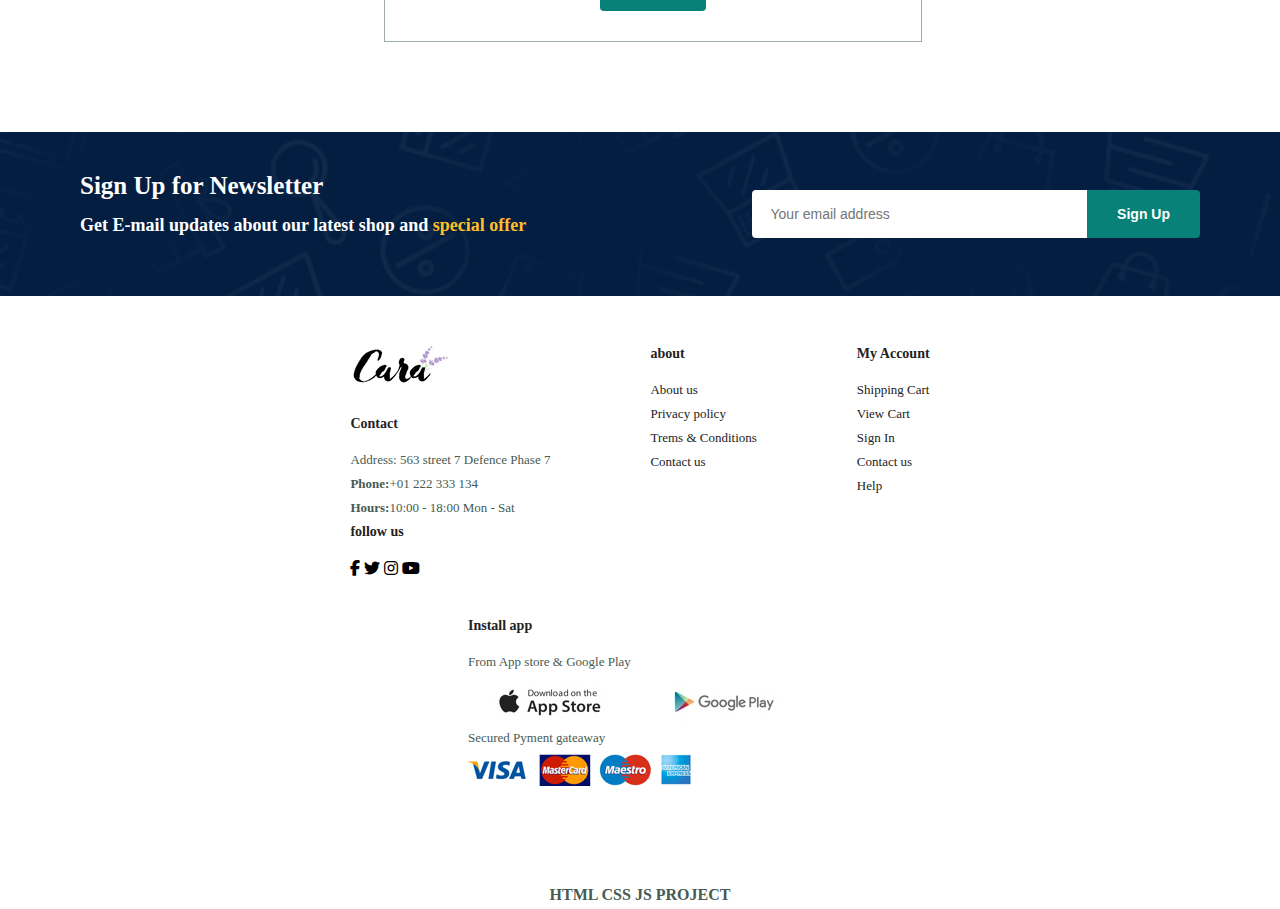
<file: contact.html>
<!DOCTYPE html>
<html lang="en">
<head>
    <meta charset="UTF-8">
    <meta name="viewport" content="width=device-width, initial-scale=1.0">
    <title>Document</title>
    <link rel="stylesheet" href="https://cdnjs.cloudflare.com/ajax/libs/font-awesome/6.5.2/css/all.min.css">
    <link rel="stylesheet" href="style.css">
</head>
<body>
    <section id="header">
        <a href="#"><img src="img/logo.png" class="logo"alt=""></a>
        <div>
            <ul id="navbar">
                <li><a href="index.html">Home</a></li>
                <li><a href="shop.html">Shop</a></li>
                <li><a href="about.html">About</a></li>
                <li><a href="contact.html">Contact</a></li>
                <li id="lg-bag"><a href="cart.html"><i class="fa fa-shopping-bag" aria-hidden="true"></i></a></li>
                <a href="#" id="close"><i class="fa fa-times"></i></a>
            </ul>
        </div>
        <div id="mobile">
            <a href="cart.html"><i class="fa fa-shopping-bag" aria-hidden="true"></i></a>
            <i id="bar" class="fas fa-outdent"></i>
        </div>
    </section>

    <section id="page-header" class="about-header">
        <h2>#Let's talk</h2>
        <p>Leave a message for us here!</p>
    </section>

    <section id="contact-details" class="section-p1">
        <div class="details">
            <span>Get In Touch</span>
            <h2>Visit our agency location <br> or contact us today</h2>
            <h3>Head Office</h3>
            <div>
                <li><i class="fa-solid fa-map-pin"></i>
                <p>56 Street Defence phase 2 </p></li>
                <li><i class="fa-solid fa-envelope"></i>
                <p>56 Street Defence phase 2 </p></li>
                <li><i class="fa-solid fa-phone-alt"></i>
                <p>56 Street Defence phase 2 </p></li>
                <li><i class="fa-solid fa-clock"></i>
                <p>56 Street Defence phase 2 </p></li>
            </div>
        </div>
        <div class="map">
            <iframe src="https://www.google.com/maps/embed?pb=!1m18!1m12!1m3!1d14483.341294426404!2d67.04780358290316!3d24.8353046
            20528387!2m3!1f0!2f0!3f0!3m2!1i1024!2i768!4f13.1!3m3!1m2!1s0x3eb33c3765cb8f1f%3A0x1fdb63938983f474!2sD.H.A.%20Phase%202
            %20Phase%202%20Defence%20Housing%20Authority%2C%20Karachi%2C%20Karachi%20City%2C%20Sindh%2075500%2C%20Pakistan!5e0!3m2!1sen!2s!4v1713682400325!5m2!1sen!2s"
             width="600" height="450" style="border:0;" allowfullscreen="" loading="lazy" referrerpolicy="no-referrer-when-downgrade"></iframe>
        </div>
    </section>

    <section id="form-details">
        <form action="">
            <span>Leave A Message</span>
            <h2>We love to hear from you</h2>
            <input type="text" placeholder="Your Name">
            <input type="text" placeholder="Your Email">
            <input type="text" placeholder="Your Subject">
            <textarea name="" id="" cols="30" rows="10" placeholder="Your Message"></textarea>
            <button class="normal">submit</button>

        </form>
    </section>

    <section id="newsletter" class="section-p1" class="section-m1">
        <div id="newstext">
            <h4>Sign Up for Newsletter</h4>
            <p>Get E-mail updates about our latest shop and <span>special offer</span></p>
        </div>
        <div class="form">
            <input type="text" placeholder="Your email address">
            <button class="normal">Sign Up</button>
        </div>
    </section>

    <section id="footer" class="section-p1" class="section-m1">
        <div class="col">
          <img class="logo" src="img/logo.png" alt="">
          <h4>Contact</h4>
          <p>Address: 563 street 7 Defence Phase 7</p>
          <p><strong>Phone:</strong>+01 222 333 134</p>
          <p><strong>Hours:</strong>10:00 - 18:00 Mon - Sat</p>
          <div class="follow">
              <h4>follow us</h4>
              <div class="icon">
                  <i class="fab fa-facebook-f"></i>
                  <i class="fab fa-twitter"></i>
                  <i class="fab fa-instagram"></i>
                  <i class="fab fa-youtube"></i>
              </div>
          </div>
        </div>
  
        <div class="col">
          <h4>about</h4>
          <a href="#">About us</a>
          <a href="">Privacy policy</a>
          <a href="">Trems & Conditions</a>
          <a href="">Contact us</a>
        </div>
  
        <div class="col">
          <h4>My Account</h4>
          <a href="#">Shipping Cart</a>
          <a href="">View Cart</a>
          <a href="">Sign In</a>
          <a href="">Contact us</a>
          <a href="">Help</a>
        </div>
  
        <div class="col install">
          <h4>Install app</h4>
          <p>From App store & Google Play</p>
          <div class="row">
              <img src="img/pay/app.jpg" alt="">
              <img src="img/pay/play.jpg" alt="">
          </div>
          <p>Secured Pyment gateaway</p>
          <img src="img/pay/pay.png" alt="">
        </div>
      </section>
  
      <div class="copyright">
          <p>HTML CSS JS PROJECT</p>
        </div>
</body>
</html>
</file>
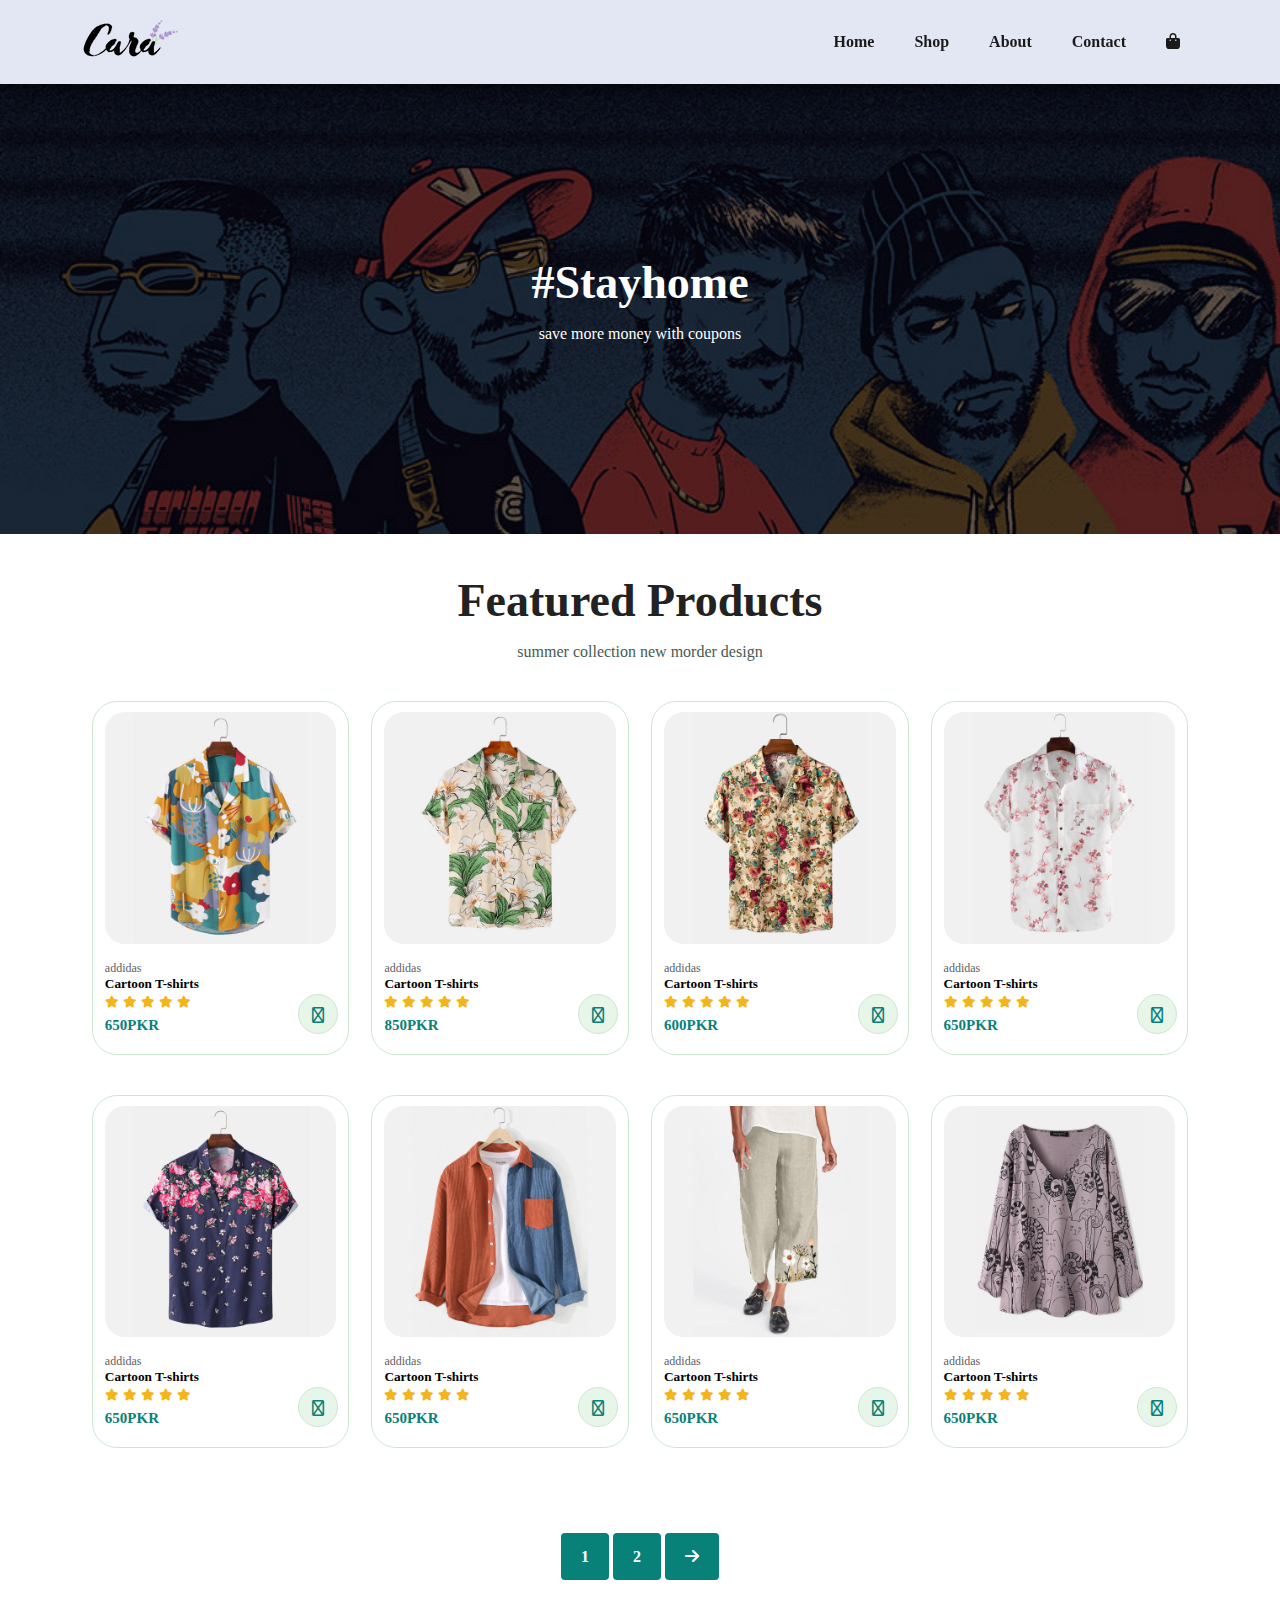
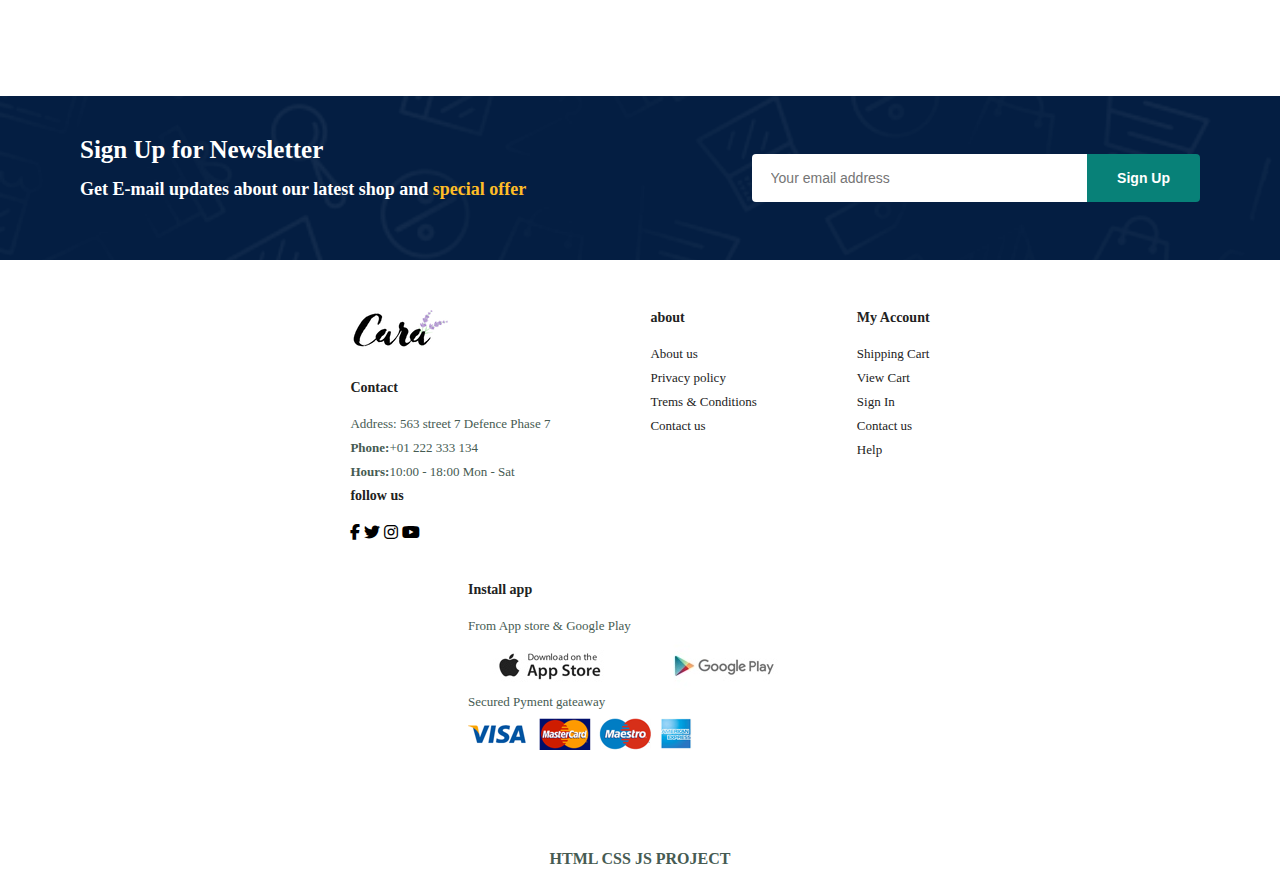
<file: shop.html>
<!DOCTYPE html>
<html lang="en">
<head>
    <meta charset="UTF-8">
    <meta name="viewport" content="width=device-width, initial-scale=1.0">
    <title>Document</title>
    <link rel="stylesheet" href="https://cdnjs.cloudflare.com/ajax/libs/font-awesome/6.5.2/css/all.min.css">
    <link rel="stylesheet" href="style.css">
</head>
<body>
     
    <section id="header">
        <a href="#"><img src="img/logo.png" class="logo"alt=""></a>
        <div>
            <ul id="navbar">
                <li><a href="index.html">Home</a></li>
                <li><a href="shop.html">Shop</a></li>
                <li><a href="about.html">About</a></li>
                <li><a href="contact.html">Contact</a></li>
                <li id="lg-bag"><a href="cart.html"><i class="fa fa-shopping-bag" aria-hidden="true"></i></a></li>
                <a href="#" id="close"><i class="fa fa-times"></i></a>
            </ul>
        </div>
        <div id="mobile">
            <a href="cart.html"><i class="fa fa-shopping-bag" aria-hidden="true"></i></a>
            <i id="bar" class="fas fa-outdent"></i>
        </div>
    </section>

    <section id="page-header">
        <h2>#Stayhome</h2>
        <p>save more money with coupons</p>
    </section>


    <section id="product1" class="section-p1">
        <h2>Featured Products</h2>
        <p>summer collection new morder design</p>
        <div class="pro-container">
        <div class="pro" onclick="window.location">
            <img src="img/products/f1.jpg" alt="">
            <div class="des">
                <span>addidas</span>
                <h5>Cartoon T-shirts</h5>
                <div class="star">
                    <i class="fas fa-star"></i>
                    <i class="fas fa-star"></i>
                    <i class="fas fa-star"></i>
                    <i class="fas fa-star"></i>
                    <i class="fas fa-star"></i>
                </div>
                <h4>650PKR</h4>
            </div>
            <a href=""><i class="fa-solid fa-cart-shopping" id="cart"></i></a>
        </div>
        <div class="pro">
            <img src="img/products/f2.jpg" alt="">
            <div class="des">
                <span>addidas</span>
                <h5>Cartoon T-shirts</h5>
                <div class="star">
                    <i class="fas fa-star"></i>
                    <i class="fas fa-star"></i>
                    <i class="fas fa-star"></i>
                    <i class="fas fa-star"></i>
                    <i class="fas fa-star"></i>
                </div>
                <h4>850PKR</h4>
            </div>
            <a href=""><i class="fa-solid fa-cart-shopping" id="cart"></i></a>
        </div>
        <div class="pro">
            <img src="img/products/f3.jpg" alt="">
            <div class="des">
                <span>addidas</span>
                <h5>Cartoon T-shirts</h5>
                <div class="star">
                    <i class="fas fa-star"></i>
                    <i class="fas fa-star"></i>
                    <i class="fas fa-star"></i>
                    <i class="fas fa-star"></i>
                    <i class="fas fa-star"></i>
                </div>
                <h4>600PKR</h4>
            </div>
            <a href=""><i class="fa-solid fa-cart-shopping" id="cart"></i></a>
        </div>
        <div class="pro">
            <img src="img/products/f4.jpg" alt="">
            <div class="des">
                <span>addidas</span>
                <h5>Cartoon T-shirts</h5>
                <div class="star">
                    <i class="fas fa-star"></i>
                    <i class="fas fa-star"></i>
                    <i class="fas fa-star"></i>
                    <i class="fas fa-star"></i>
                    <i class="fas fa-star"></i>
                </div>
                <h4>650PKR</h4>
            </div>
            <a href=""><i class="fa-solid fa-cart-shopping" id="cart"></i></a>
        </div>
        <div class="pro">
            <img src="img/products/f5.jpg" alt="">
            <div class="des">
                <span>addidas</span>
                <h5>Cartoon T-shirts</h5>
                <div class="star">
                    <i class="fas fa-star"></i>
                    <i class="fas fa-star"></i>
                    <i class="fas fa-star"></i>
                    <i class="fas fa-star"></i>
                    <i class="fas fa-star"></i>
                </div>
                <h4>650PKR</h4>
            </div>
            <a href=""><i class="fa-solid fa-cart-shopping" id="cart"></i></a>
        </div>
        <div class="pro">
            <img src="img/products/f6.jpg" alt="">
            <div class="des">
                <span>addidas</span>
                <h5>Cartoon T-shirts</h5>
                <div class="star">
                    <i class="fas fa-star"></i>
                    <i class="fas fa-star"></i>
                    <i class="fas fa-star"></i>
                    <i class="fas fa-star"></i>
                    <i class="fas fa-star"></i>
                </div>
                <h4>650PKR</h4>
            </div>
            <a href=""><i class="fa-solid fa-cart-shopping" id="cart"></i></a>
        </div>
        <div class="pro">
            <img src="img/products/f7.jpg" alt="">
            <div class="des">
                <span>addidas</span>
                <h5>Cartoon T-shirts</h5>
                <div class="star">
                    <i class="fas fa-star"></i>
                    <i class="fas fa-star"></i>
                    <i class="fas fa-star"></i>
                    <i class="fas fa-star"></i>
                    <i class="fas fa-star"></i>
                </div>
                <h4>650PKR</h4>
            </div>
            <a href=""><i class="fa-solid fa-cart-shopping" id="cart"></i></a>
        </div>
        <div class="pro">
            <img src="img/products/f8.jpg" alt="">
            <div class="des">
                <span>addidas</span>
                <h5>Cartoon T-shirts</h5>
                <div class="star">
                    <i class="fas fa-star"></i>
                    <i class="fas fa-star"></i>
                    <i class="fas fa-star"></i>
                    <i class="fas fa-star"></i>
                    <i class="fas fa-star"></i>
                </div>
                <h4>650PKR</h4>
            </div>
            <a href=""><i class="fa-solid fa-cart-shopping" id="cart"></i></a>
        </div>
        </div>

    </section>

    <section id="pagination" class="section-p1">
      <a href="">1</a>
      <a href="">2</a>
      <a href=""><i class="fa-sharp fa-solid fa-arrow-right"></i></a>
    </section>

    <section id="newsletter" class="section-p1" class="section-m1">
        <div id="newstext">
            <h4>Sign Up for Newsletter</h4>
            <p>Get E-mail updates about our latest shop and <span>special offer</span></p>
        </div>
        <div class="form">
            <input type="text" placeholder="Your email address">
            <button class="normal">Sign Up</button>
        </div>
    </section>

    <section id="footer" class="section-p1" class="section-m1">
      <div class="col">
        <img class="logo" src="img/logo.png" alt="">
        <h4>Contact</h4>
        <p>Address: 563 street 7 Defence Phase 7</p>
        <p><strong>Phone:</strong>+01 222 333 134</p>
        <p><strong>Hours:</strong>10:00 - 18:00 Mon - Sat</p>
        <div class="follow">
            <h4>follow us</h4>
            <div class="icon">
                <i class="fab fa-facebook-f"></i>
                <i class="fab fa-twitter"></i>
                <i class="fab fa-instagram"></i>
                <i class="fab fa-youtube"></i>
            </div>
        </div>
      </div>

      <div class="col">
        <h4>about</h4>
        <a href="#">About us</a>
        <a href="">Privacy policy</a>
        <a href="">Trems & Conditions</a>
        <a href="">Contact us</a>
      </div>

      <div class="col">
        <h4>My Account</h4>
        <a href="#">Shipping Cart</a>
        <a href="">View Cart</a>
        <a href="">Sign In</a>
        <a href="">Contact us</a>
        <a href="">Help</a>
      </div>

      <div class="col install">
        <h4>Install app</h4>
        <p>From App store & Google Play</p>
        <div class="row">
            <img src="img/pay/app.jpg" alt="">
            <img src="img/pay/play.jpg" alt="">
        </div>
        <p>Secured Pyment gateaway</p>
        <img src="img/pay/pay.png" alt="">
      </div>
    </section>

    <div class="copyright">
        <p>HTML CSS JS PROJECT</p>
      </div>

    <!-- <script src="script.js"></script> -->

    <script>
        let pro = document.querySelector(".pro")
        
        pro.addEventListener("click",(e)=>{
            console.log(e.target);
            window.location.href="sproduct.html"
        })
    </script>
</body>
</html>
</file>
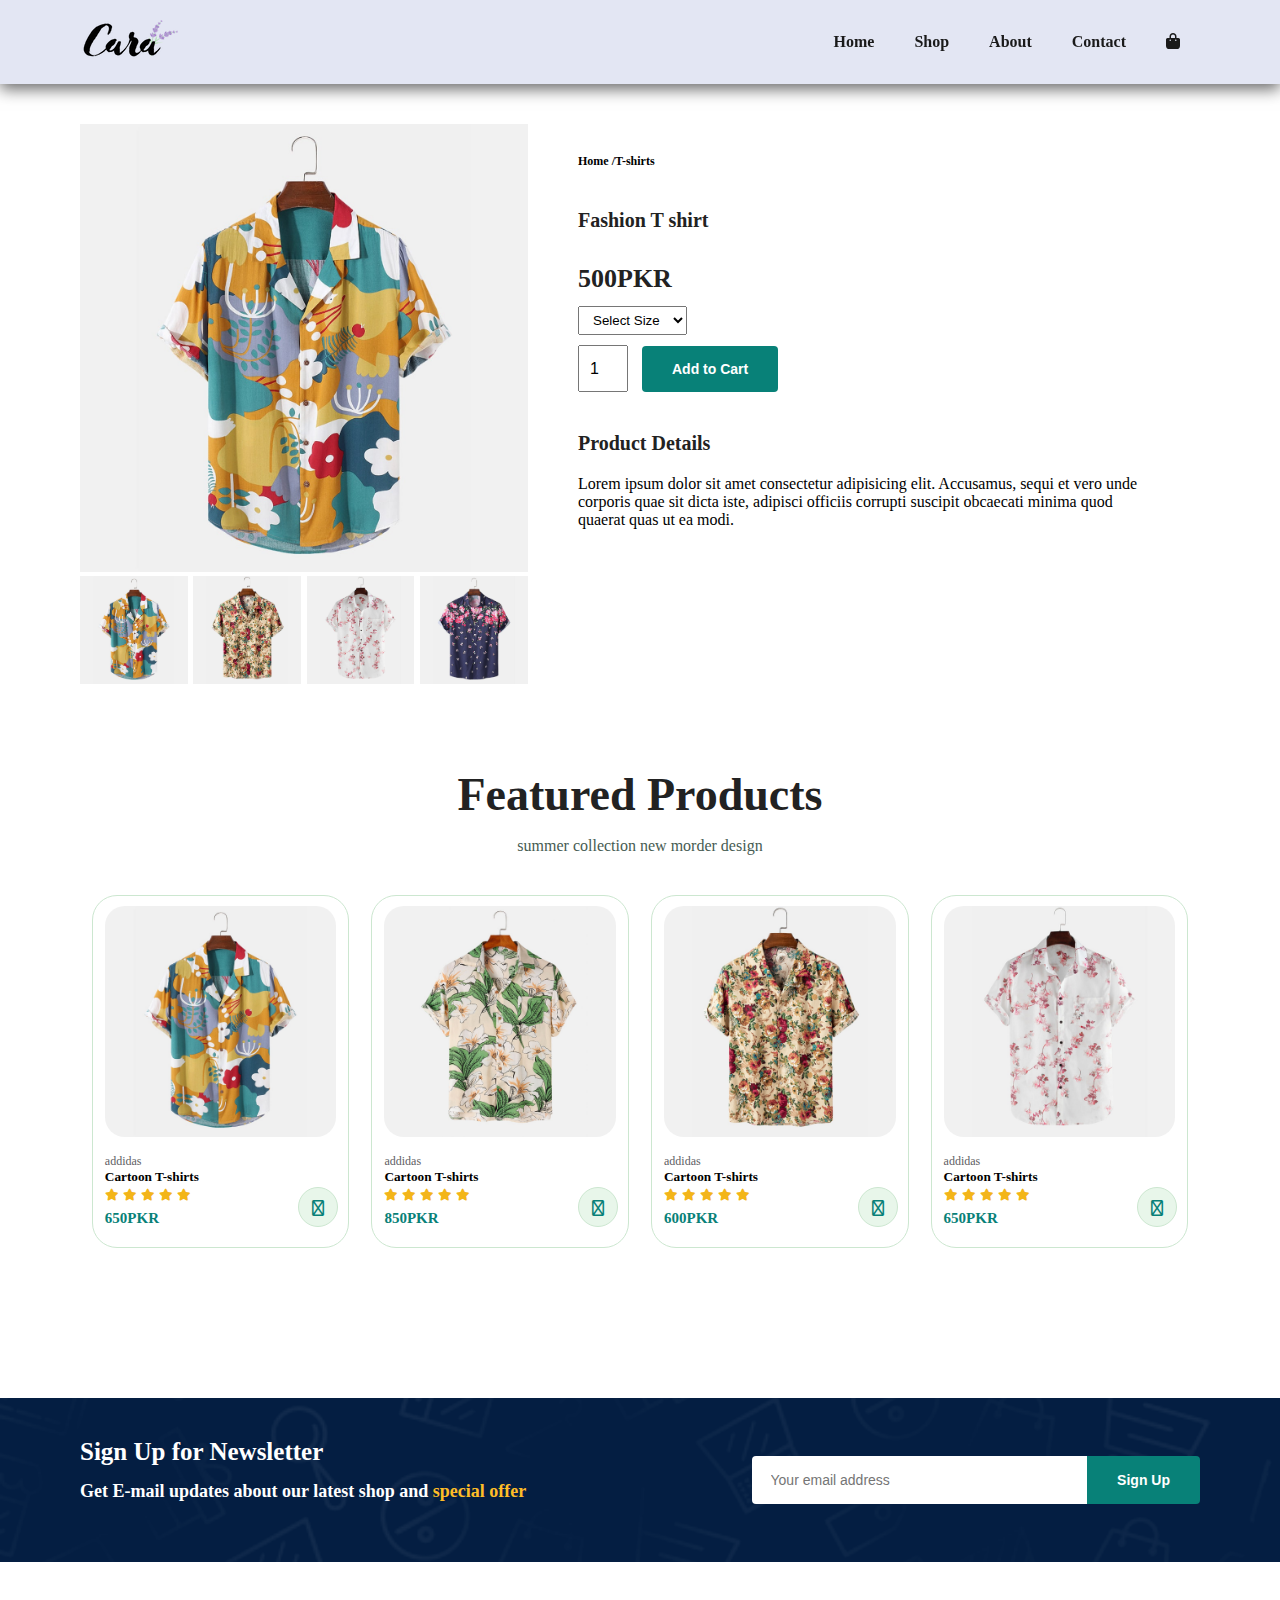
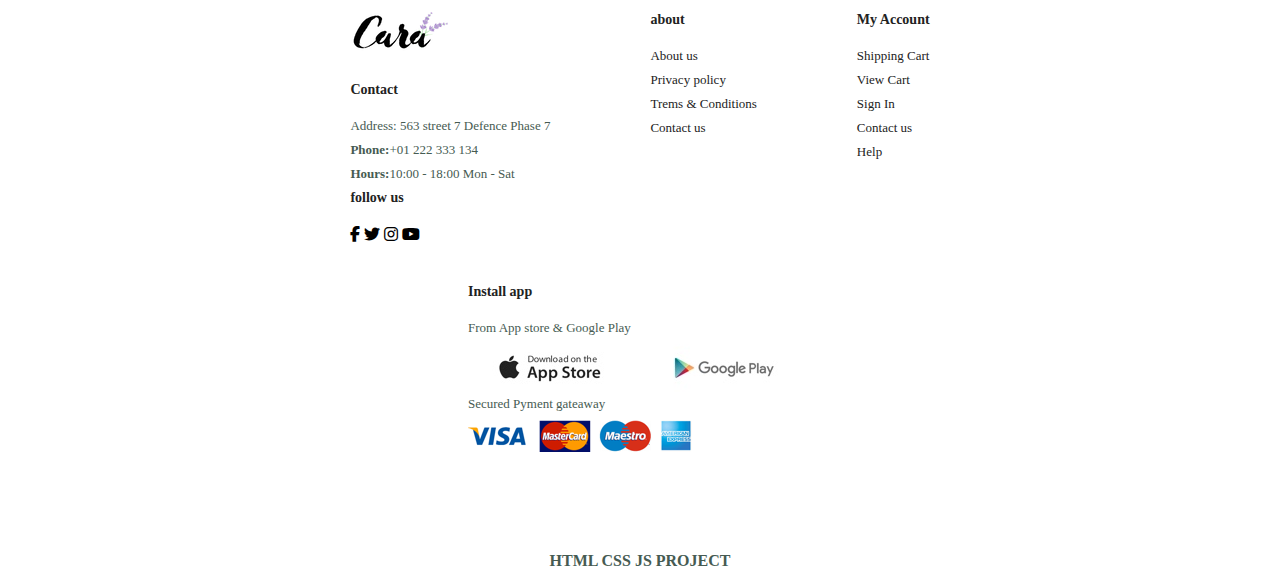
<file: sproduct.html>
<!DOCTYPE html>
<html lang="en">
<head>
    <meta charset="UTF-8">
    <meta name="viewport" content="width=device-width, initial-scale=1.0">
    <title>Document</title>
    <link rel="stylesheet" href="https://cdnjs.cloudflare.com/ajax/libs/font-awesome/6.5.2/css/all.min.css">
    <link rel="stylesheet" href="style.css">
</head>
<body>
     
    <section id="header">
        <a href="#"><img src="img/logo.png" class="logo"alt=""></a>
        <div>
            <ul id="navbar">
                <li><a href="index.html">Home</a></li>
                <li><a href="shop.html">Shop</a></li>
                <li><a href="about.html">About</a></li>
                <li><a href="contact.html">Contact</a></li>
                <li id="lg-bag"><a href="cart.html"><i class="fa fa-shopping-bag" aria-hidden="true"></i></a></li>
                <a href="#" id="close"><i class="fa fa-times"></i></a>
            </ul>
        </div>
        <div id="mobile">
            <a href="cart.html"><i class="fa fa-shopping-bag" aria-hidden="true"></i></a>
            <i id="bar" class="fas fa-outdent"></i>
        </div>
    </section>

    <section id="prodetails" class="section-p1" class="section-m1">
     <div class="single-pro-img">
        <img src="img/products/f1.jpg" width="100%" id="mainImg" alt="">
        <div class="small-img-group">
            <div class="small-img-col">
                <img src="img/products/f1.jpg" width="100%" class="smallImg"> 
            </div>
            <div class="small-img-col">
                <img src="img/products/f3.jpg" width="100%" class="smallImg"> 
            </div>
            <div class="small-img-col">
                <img src="img/products/f4.jpg" width="100%" class="smallImg"> 
            </div>
            <div class="small-img-col">
                <img src="img/products/f5.jpg" width="100%" class="smallImg"> 
            </div>
        </div>
     </div>
     <div class="single-pro-details">
        <h6>Home /T-shirts</h6>
        <h4>Fashion T shirt</h4>
        <h2>500PKR</h2>
         <select name="" id="">
            <option value="">Select Size</option>
            <option value="">XXL</option>
            <option value="">XL</option>
            <option value="">M</option>
            <option value="">S</option>
            <option value="">XS</option>
         </select>
         <input type="number" value="1" id="">
         <button class="normal">Add to Cart</button>
         <h4>Product Details</h4>
         <span>Lorem ipsum dolor sit amet consectetur adipisicing elit.
             Accusamus, sequi et vero unde corporis quae sit dicta iste, 
            adipisci officiis corrupti suscipit obcaecati minima quod quaerat
             quas ut ea modi.</span>
     </div>
    </section>

    <section id="product1" class="section-p1">
        <h2>Featured Products</h2>
        <p>summer collection new morder design</p>
        <div class="pro-container">
        <div class="pro">
            <img src="img/products/f1.jpg" alt="">
            <div class="des">
                <span>addidas</span>
                <h5>Cartoon T-shirts</h5>
                <div class="star">
                    <i class="fas fa-star"></i>
                    <i class="fas fa-star"></i>
                    <i class="fas fa-star"></i>
                    <i class="fas fa-star"></i>
                    <i class="fas fa-star"></i>
                </div>
                <h4>650PKR</h4>
            </div>
            <a href=""><i class="fa-solid fa-cart-shopping" id="cart"></i></a>
        </div>
        <div class="pro">
            <img src="img/products/f2.jpg" alt="">
            <div class="des">
                <span>addidas</span>
                <h5>Cartoon T-shirts</h5>
                <div class="star">
                    <i class="fas fa-star"></i>
                    <i class="fas fa-star"></i>
                    <i class="fas fa-star"></i>
                    <i class="fas fa-star"></i>
                    <i class="fas fa-star"></i>
                </div>
                <h4>850PKR</h4>
            </div>
            <a href=""><i class="fa-solid fa-cart-shopping" id="cart"></i></a>
        </div>
        <div class="pro">
            <img src="img/products/f3.jpg" alt="">
            <div class="des">
                <span>addidas</span>
                <h5>Cartoon T-shirts</h5>
                <div class="star">
                    <i class="fas fa-star"></i>
                    <i class="fas fa-star"></i>
                    <i class="fas fa-star"></i>
                    <i class="fas fa-star"></i>
                    <i class="fas fa-star"></i>
                </div>
                <h4>600PKR</h4>
            </div>
            <a href=""><i class="fa-solid fa-cart-shopping" id="cart"></i></a>
        </div>
        <div class="pro">
            <img src="img/products/f4.jpg" alt="">
            <div class="des">
                <span>addidas</span>
                <h5>Cartoon T-shirts</h5>
                <div class="star">
                    <i class="fas fa-star"></i>
                    <i class="fas fa-star"></i>
                    <i class="fas fa-star"></i>
                    <i class="fas fa-star"></i>
                    <i class="fas fa-star"></i>
                </div>
                <h4>650PKR</h4>
            </div>
            <a href=""><i class="fa-solid fa-cart-shopping" id="cart"></i></a>
        </div>
        </div>

    </section>

    <section id="newsletter" class="section-p1" class="section-m1">
        <div id="newstext">
            <h4>Sign Up for Newsletter</h4>
            <p>Get E-mail updates about our latest shop and <span>special offer</span></p>
        </div>
        <div class="form">
            <input type="text" placeholder="Your email address">
            <button class="normal">Sign Up</button>
        </div>
    </section>

    <section id="footer" class="section-p1" class="section-m1">
      <div class="col">
        <img class="logo" src="img/logo.png" alt="">
        <h4>Contact</h4>
        <p>Address: 563 street 7 Defence Phase 7</p>
        <p><strong>Phone:</strong>+01 222 333 134</p>
        <p><strong>Hours:</strong>10:00 - 18:00 Mon - Sat</p>
        <div class="follow">
            <h4>follow us</h4>
            <div class="icon">
                <i class="fab fa-facebook-f"></i>
                <i class="fab fa-twitter"></i>
                <i class="fab fa-instagram"></i>
                <i class="fab fa-youtube"></i>
            </div>
        </div>
      </div>

      <div class="col">
        <h4>about</h4>
        <a href="#">About us</a>
        <a href="">Privacy policy</a>
        <a href="">Trems & Conditions</a>
        <a href="">Contact us</a>
      </div>

      <div class="col">
        <h4>My Account</h4>
        <a href="#">Shipping Cart</a>
        <a href="">View Cart</a>
        <a href="">Sign In</a>
        <a href="">Contact us</a>
        <a href="">Help</a>
      </div>

      <div class="col install">
        <h4>Install app</h4>
        <p>From App store & Google Play</p>
        <div class="row">
            <img src="img/pay/app.jpg" alt="">
            <img src="img/pay/play.jpg" alt="">
        </div>
        <p>Secured Pyment gateaway</p>
        <img src="img/pay/pay.png" alt="">
      </div>
    </section>

    <div class="copyright">
        <p>HTML CSS JS PROJECT</p>
      </div>



    <!-- <script src="script.js"></script> -->

    <script>
        var mainImg = document.querySelector("#mainImg")
        var smallImg = document.querySelectorAll(".smallImg")

        smallImg[0].onclick = function(){
            mainImg.src = smallImg[0].src
        }
        smallImg[1].onclick = function(){
            mainImg.src = smallImg[1].src
        }
        smallImg[2].onclick = function(){
            mainImg.src = smallImg[2].src
        }
        smallImg[3].onclick = function(){
            mainImg.src = smallImg[3].src
        }

    </script>
</body>
</html>
</file>
<file: style.css>
*{
    margin: 0;
    padding: 0;
    box-sizing: border-box;
}

h1,h2,h4{
    color: #222;
}

h1{
    font-size: 50px;
    line-height: 64px;
    /* color: #222; */
}

h2{
    font-size: 46px;
    line-height: 54px;
    /* color: #222; */
}

h4{
    font-size: 20px;
    /* color: #222; */
}

h6{
    font-weight:700;
    font-size: 12px;
}

p{
    font-size: 16px;
    color: #465b52;
    margin: 15px 0 20px 0;
}

.section-p1{
    padding: 40px 80px;
}

.section-m1{
    margin: 40px 0;
}

body{
    width: 100%;
}

#header{
    display: flex;
    align-items: center;
    justify-content: space-between;
    padding: 20px 80px;
    background-color: #E3E6F3;
    box-shadow: 0 5px 15px rgba(0, 0, 0, 0.6);
    z-index: 1;
    position: sticky;
    top: 0;
}

#navbar{
    display: flex;
    align-items: center;
    justify-content:center;
}

#mobile{
    display: none;
}

#close{
    display: none;
}

#navbar li{
    list-style: none;
    padding: 0 20px;
}

#navbar li a{
    text-decoration: none;
    font-size: 16px;
    font-weight: 600;
    color: #1a1a1a;
    position: relative;
}

#navbar li a:hover{
    color: #088178;
}

#navbar li a::after{
    content : '';
    width: 0%;
    height: 3px;
    background:#088178;
    position: absolute;
    left: 0;
    bottom: -4px;
    transition:  all linear .4s;
}

#navbar li a:hover::after{
    width: 100%;
}

/* ------------------Hero ----------------- */

#hero{
    background-image: url(img/hero4.png);
    height: 90vh;
    width: 100%;
    background-size: cover;
    background-position: top 25% right 0%;
    padding: 0 80px;
    display: flex;
    flex-direction: column;
    align-items: flex-start;
    justify-content: center;
}

#hero h4{
    padding-bottom: 15px;
}

#hero h1{
    color: #088178;
}

#hero button{
    background-image: url(img/button.png);
    background-color: transparent;
    color: #088178;
    border: none;
    outline: none;
    padding: 14px 80px 14px 65px;
    background-position: center;
    cursor: pointer;
    background-repeat: no-repeat;
    font-weight: 700;
    font-size: 15px;
}

/* -------------------------feature ----------- */
#feature{
    display: flex;
    align-items: center;
    justify-content: space-between;
    flex-wrap: wrap;
}
#feature .fe-box{
  width: 180px;
  text-align: center;
  padding: 25px 15px;
  /* x y radiance rgba */
  box-shadow: 20px 20px 34px rgba(0,0,0,.03);
  border: 1px solid #cce7d0 ;
  border-radius: 4px;
  margin: 15px 0;
}

#feature .fe-box:hover{
    box-shadow: 10px 10px 54px rgba(39, 34, 34, 0.1);
}

#feature .fe-box img{
    width: 100%;
    margin-bottom: 10px;
}

#feature .fe-box h6{
    display: inline-block;
    padding: 9px 8px 6px 8px;
    line-height: 1;
    border-radius: 4px ;
    color: #088178;
    background-color: #fddde4;
}

#product1{
    text-align: center;
}

#product1 .pro-container{
    display: flex;
    align-items: center;
    justify-content: center;
    flex-wrap: wrap;
}

#product1 .pro{
    width: 23%;
    min-width: 250px;
    padding: 10px 12px;
    border: 1px solid #cce7d0;
    border-radius: 25px;
    cursor:pointer;
    margin: 15px 0;
    transition: all linear .2s;
    position: relative;
    margin: 20px 11px;

}

#product1 .pro:hover{
   box-shadow: 20px 20px 30px rgba(0, 0, 0, 0.2);
}

#product1 .pro .des{
    text-align: start;
    padding: 10px 0;
}
#product1 .pro .des span{
     color: #606063;
     font-size: 12px;
}

#prodcut .pro .des h5{
    padding-top: 7px;
    color: #1a1a1a;
    font-size: 14px;
}

#product1 .pro .des i{
    font-size: 12px;
    color: rgb(243, 181, 25);
} 

#product1 .pro .des h4{
    padding-top: 7px;
    font-size: 15px;
    color: #088178;
    font-weight: 700;
}

#product1 .pro #cart{
 width: 40px;
 height: 40px;
 line-height: 40px;
 border-radius: 50px;
 background-color: #e8f6ea;
 font-weight: 500;
 color: #088178;
 border: 1px solid #cce7d0;
 position: absolute;
 bottom: 20px;
 right: 10px ;
}

#product1 .pro img{
    width: 100%;
    border-radius: 20px;
}

/* --------------------------- Banner ----------------- */

#banner{
    display: flex;
    flex-direction: column;
    align-items: center;
    justify-content: center;
    /* text-align: center; */
    background-image: url(img/banner/b2.jpg);
    width: 100%;
    height: 40vh;
    background-size: cover;
    background-position: center;
}

#banner h4{
    color: #fff;
    font-size: 18px ;
}

#banner h2{
    color:#fff;
/* font-size: 30px; */
padding: 10px 0; 
}

button.normal{
    font-size: 14px;
    font-weight: 600;
    padding: 15px 30px;
    color:#000 ;
    background-color: #fff;
    border-radius: 4px;
    cursor:pointer;
    border: none;
    outline: none;
    transition: 0.2s;
}

#banner button.normal:hover{
  background-color: #088178;
  color:#fff;
}

/* ---------------------newsletter ---------------- */

#newsletter{
    display: flex;
    justify-content: space-between;
    align-items: center;
    flex-wrap: wrap;
    background-image: url(img/banner/b14.png);
    background-size: cover;
    background-repeat: no-repeat;
    background-position: 20% 30% ;
    background-color: #041e42;
    margin-top: 90px;
}

#newsletter h4{
     font-size: 25px;
     font-weight: 700;
     color: #fff;
}

#newsletter p{
    font-size: 18px;
    font-weight: 600;
    color: #fff;
}

#newsletter p span{
    color:#ffbd27 
}

#newsletter .form{
    display: flex;
    width: 40%;
}

#newsletter input{
    height: 3rem;
    padding: 0 1.25em;
    font-size: 14px;
    width: 100%;
    border: 1px solid transparent;
    border-radius: 4px;
    outline: none;
    border-top-right-radius: 0;
    border-bottom-right-radius: 0;
}

#newsletter button{
   background-color: #088178;
   color: #fff;
   white-space: nowrap;
   border-top-left-radius: 0;
   border-bottom-left-radius: 0;
   height: 3rem;
}

/* -------------------footer ------------------- */

#footer{
    display: flex;
    flex-wrap: wrap;
    justify-content: center;
}

#footer .col{
    display: flex;
    flex-direction: column;
    align-items: flex-start;
    margin-bottom: 20px;
    padding: 10px 50px;
}

#footer .logo{
    margin-bottom: 30px;
}

#footer h4{
    font-size: 14px;
    padding-bottom: 20px;
}

#footer p{
    font-size: 13px;
    margin: 0 0 8px 0;
}

#footer a{
    font-size: 13px;
    text-decoration: none;
    color: #222;
    margin: 0 0 8px 0;
}

.copyright{
    position: relative;
    bottom: -15px;
    margin: 0;
    text-align: center;
    font-weight: 700;
}

/* ---------------------- Shop.html -------------------- */

#page-header{
    background-image: url(img/banner/b1.jpg);
    height: 50vh;
    background-size: cover;
    display: flex;
    justify-content: center;
    align-items: center;
    flex-direction: column;
    padding: 14px;
}

#page-header h2, 
#page-header p{
    color: #fff;
}

#pagination{
    text-align: center;
}

#pagination a{
    text-decoration: none;
    background-color: #088178;
    padding: 15px 20px ;
    border-radius: 4px;
    color: #fff;
    font-weight: 600;
}

#pagination i{
    font-size: 16px;
    font-weight: 600;
}

/* -----------------------shop details.html----------------- */
#prodetails{
    display: flex;

}

#prodetails .single-pro-img{
    width: 40%;
    margin-right: 50px;
}

.small-img-group{
    display: flex;
    justify-content: space-between;
}

.small-img-col{
    flex-basis: 24%;
    cursor: pointer;
}

#prodetails .single-pro-details{
    width: 50%;
    padding-top: 30px;
}

#prodetails .single-pro-details h4{
    padding: 40px 0 20px 0;
}

#prodetails .single-pro-details h2{
    font-size: 26px;
}

#prodetails .single-pro-details select{
    display: block;
    padding: 5px 10px;
    margin-bottom: 10px;
}

#prodetails .single-pro-details input{
    width: 50px;
    height: 47px;
    padding-left: 10px;
    font-size: 16px;
    margin-right: 10px;
}

#prodetails .single-pro-details input:focus{
    outline: none;
}

#prodetails .single-pro-details button{
    background-color: #088178;
    color: #fff;
}

/* -----------------------------------About US ----------------- */
#page-header.about-header{
    background-image: url(img/about/banner.png);
}

#about-head{
    display: flex;
    /* align-items: center; */
    flex-wrap: wrap;
}

#about-head img{
    height: auto;
    width: 60%;
    text-align: center;
}

/* -------------------------------- Contact.html ----------------------- */

#contact-details{
    display: flex;
    align-items: center;
    justify-content: space-between;
}

#contact-details .details{
    width: 40%;
}

#contact-details .details span,
#form-details form span{
    font-size: 14px;
}

#contact-details .details h2,
#form-details form h2{
    font-size: 26px;
    line-height: 35px;
    padding: 20px 0;
}

#contact-details .details h3{
    font-size: 16px;
    padding-bottom: 15px;
}

#contact-details .details li{
    list-style-type: none;
    display: flex;
    padding: 10px 0;
}

#contact-details .details li i{
    font-size: 17px;
    padding-right: 22px;
}

#contact-details .details li p{
     margin: 0;
     font-size: 17px;
}

.map{
 width: 55%;
 height: 400px;
}

.map iframe{
    width: 100%;
    height: 100%;
}

#form-details{
    /* border: 1px solid #cce7d0; */
    /* /* padding: 20px; */
    width: 70%; 
    position: relative;
    left: 30%;
    margin-top: 50px;
    text-align: center;
}

#form-details form{
    width: 60%;
    display: flex;
    flex-direction: column;
    align-items: center;
    border: 1px solid #9faea1;
    padding: 30px 30px;
}

#form-details form input,
#form-details form textarea{
    width: 100%;
    padding: 12px 15px;
    outline: none;
    margin-bottom: 20px;
    border: 1px solid #e1e1e1;
}

#form-details form button{
    background-color: #088178;
    color: #fff;
}
/* ------------------- Media Query ----------------- */

@media (max-width:799px){
    #navbar{
        display: flex;
        flex-direction: column;
        align-items: flex-start;
        justify-content: flex-start;
        position: fixed;
        top: 0;
        right: -300px;
        height: 100vh;
        width: 300px;
        background-color:#E3E6F3 ;
        box-shadow: 0 40px 60px rgba(0, 0, 0, 0.1);
        padding: 80px 0 0 10px;
        /* margin-bottom: 25px; */
        transition: .3s;
    }

    #navbar li{
        margin-bottom: 30px;
    }

    #navbar.active{
        right: 0;
    }

    #mobile{
        display: flex;
        align-items: center;
    }

    #mobile i{
        color: #000;
        font-size: 24px;
        padding-left: 20px;
    }

    #close{
        display: initial;
        position: absolute;
        top: 30px;
        left: 30px;
        font-size: 22px;
        transition: .3s;
    }

    #lg-bag{
        display: none;
    }

    #hero{
        height: 70vh;
        padding: 0 80px;
        background-position: top 30% right 30%;
    }

    #banner{
        text-align: center;
        height: 25vh;
    }
    
    #banner button.normal:hover{
        background-color: #088178;
        color:#fff;
    }

    #newsletter .form{
        display: flex;
        width: 70%;
    }
      
}

@media (max-width:477px){

    .section-p1{
        padding: 20px;
    }

    #header{
        padding: 10px 30px;
    }

    #hero{
        padding: 0 20px;
        background-position: 55%;
    }

    #hero h2{
        font-size: 32px;
    }

    #hero h1{
        font-size: 38px;
    }
   
    #feature{
        justify-content: space-between;
    }

    #feature .fe-box{
        width: 155px;
        margin: 0 0 15px 0;
    }

    #procduct1 .pro{
        word-wrap: 100%;
    }

    #banner{
        height: 40vh;
    }
}
</file>
